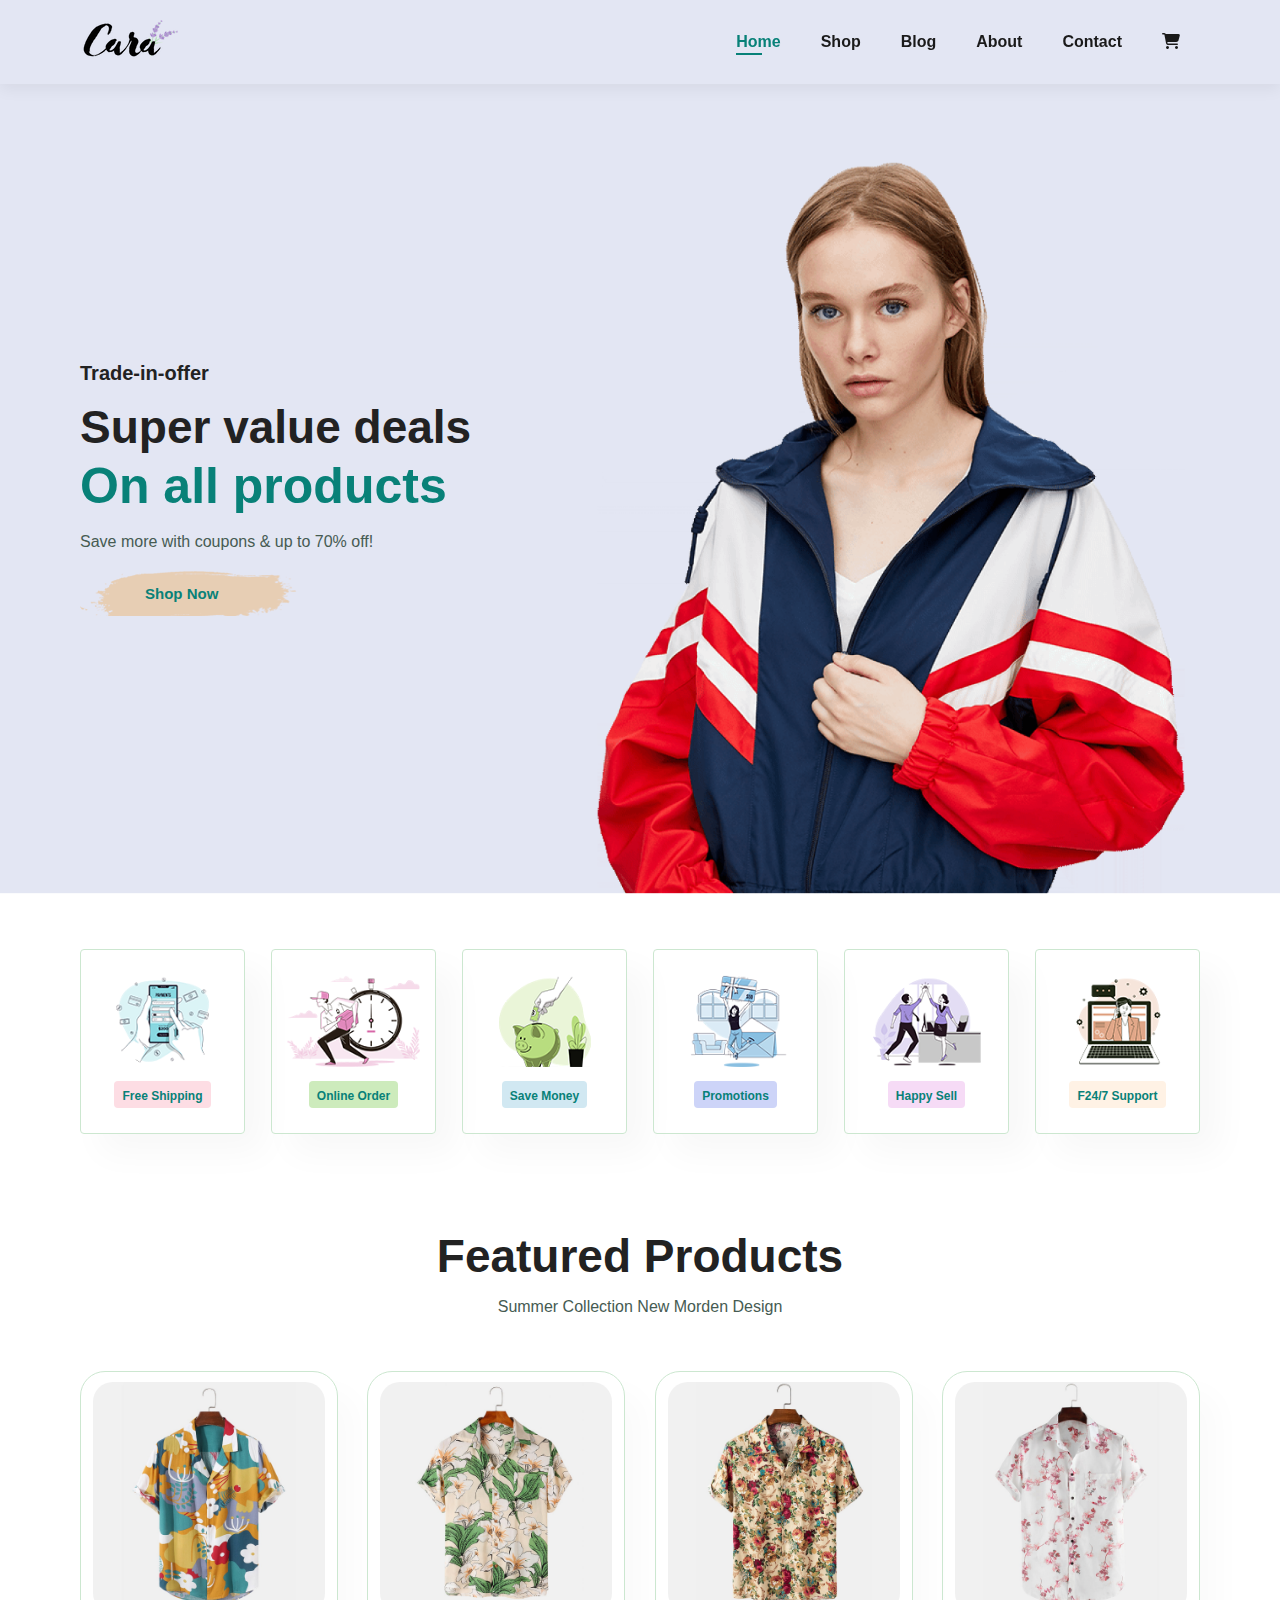
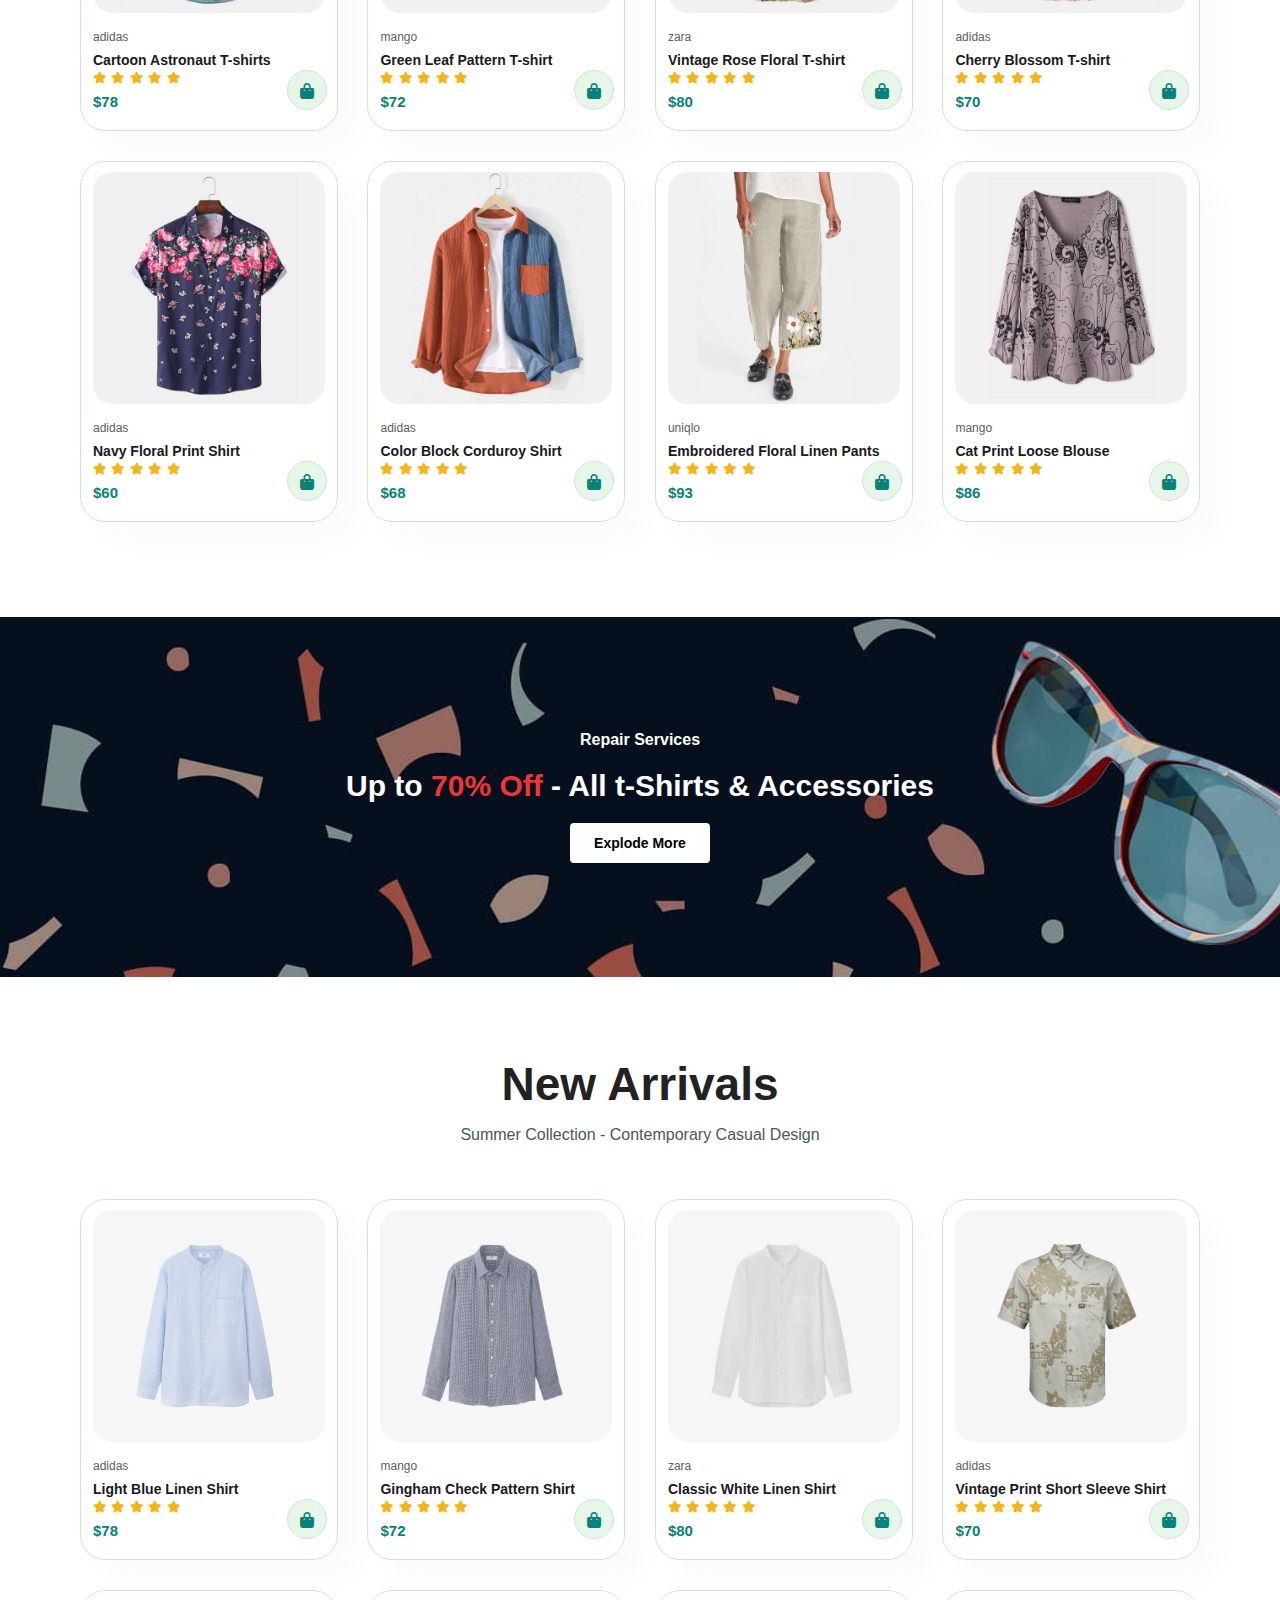
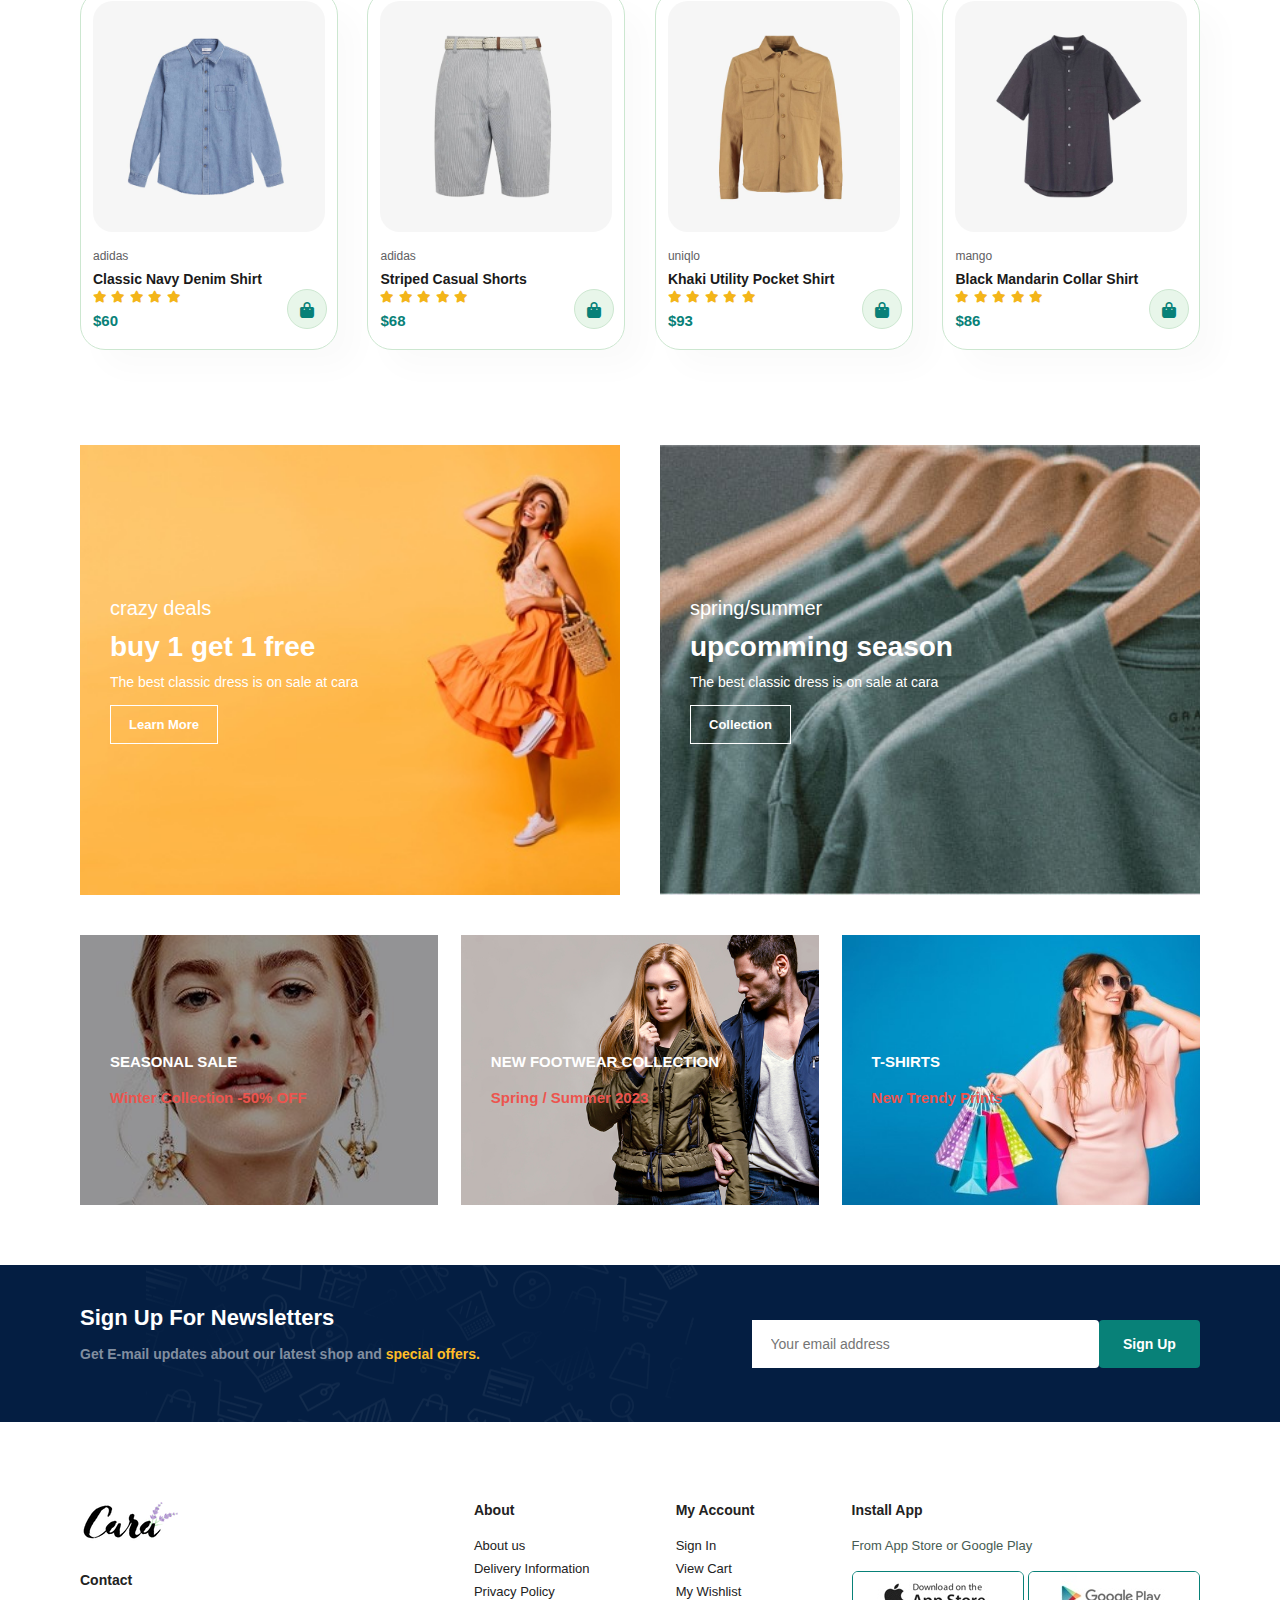
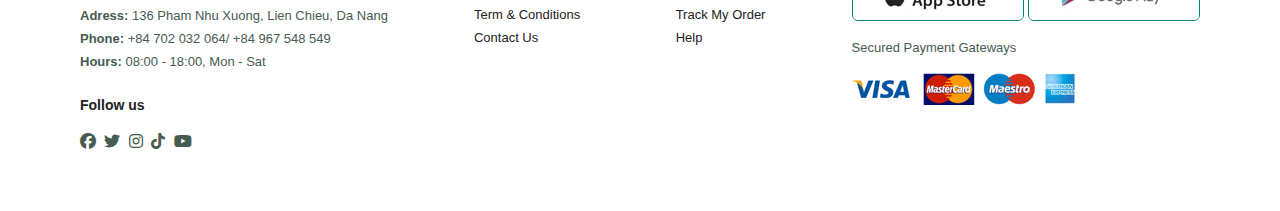
<file: index.html>
<!DOCTYPE html>
<html lang="en">

<head>
    <meta charset="UTF-8">
    <meta http-equiv="X-UA-Compatible" content="IE=edge">
    <meta name="viewport" content="width=device-width, initial-scale=1.0">
    <title>FashionHub</title>
    <link rel="stylesheet" href="https://cdnjs.cloudflare.com/ajax/libs/font-awesome/6.6.0/css/all.min.css" />
    <link rel="stylesheet" href="./style.css">
</head>

<body>
    <section id="header">
        <a href="">
            <img src="img/logo.png" class="logo" alt="Image">
            </image>
        </a>
        <div>
            <ul id="navbar">
                <li><a class="active" href="index.html">Home</a></li>
                <li><a href="shop.html">Shop</a></li>
                <li><a href="blog.html">Blog</a></li>
                <li><a href="about.html">About</a></li>
                <li><a href="contact.html">Contact</a></li>
                <li id="lg-bag"><a href="cart.html"><i class="fa-solid fa-cart-shopping"></i></a></li>
                <a href="" id="close"><i class="fa-solid fa-xmark"></i></a>
            </ul>
        </div>
        <div id="mobile">
            <a href=""><i class="fa-solid fa-cart-shopping"></i></a>
            <i id="bar" class="fas fa-outdent"></i>
            </ul>
        </div>
    </section>

    <section id="hero">
        <h4>Trade-in-offer</h4>
        <h2>Super value deals</h2>
        <h1>On all products</h1>
        <p>Save more with coupons & up to 70% off!</p>
        <button>Shop Now</button>
    </section>

    <section id="feature" class="section-p1">
        <div class="fe-box">
            <img src="img/features/f1.png" alt="Image">
            <h6>Free Shipping</h6>
        </div>
        <div class="fe-box">
            <img src="img/features/f2.png" alt="Image">
            <h6>Online Order</h6>
        </div>
        <div class="fe-box">
            <img src="img/features/f3.png" alt="Image">
            <h6>Save Money</h6>
        </div>
        <div class="fe-box">
            <img src="img/features/f4.png" alt="Image">
            <h6>Promotions</h6>
        </div>
        <div class="fe-box">
            <img src="img/features/f5.png" alt="Image">
            <h6>Happy Sell</h6>
        </div>
        <div class="fe-box">
            <img src="img/features/f6.png" alt="Image">
            <h6>F24/7 Support</h6>
        </div>
    </section>

    <section id="product1" class="section-p1">
        <h2>Featured Products</h2>
        <p>Summer Collection New Morden Design</p>
        <div class="pro-container">
            <div class="pro">
                <img src="img/products/f1.jpg" alt="">
                <div class="des">
                    <span>adidas</span>
                    <h5>Cartoon Astronaut T-shirts</h5>
                    <div class="star">
                        <i class="fas fa-star"></i>
                        <i class="fas fa-star"></i>
                        <i class="fas fa-star"></i>
                        <i class="fas fa-star"></i>
                        <i class="fas fa-star"></i>
                    </div>
                    <h4>$78</h4>
                </div>
                <a href=""><i class="fa-solid fa-bag-shopping cart"></i></a>
            </div>

            <div class="pro">
                <img src="img/products/f2.jpg" alt="">
                <div class="des">
                    <span>mango</span>
                    <h5>Green Leaf Pattern T-shirt</h5>
                    <div class="star">
                        <i class="fas fa-star"></i>
                        <i class="fas fa-star"></i>
                        <i class="fas fa-star"></i>
                        <i class="fas fa-star"></i>
                        <i class="fas fa-star"></i>
                    </div>
                    <h4>$72</h4>
                </div>
                <a href=""><i class="fa-solid fa-bag-shopping cart"></i></a>
            </div>

            <div class="pro">
                <img src="img/products/f3.jpg" alt="">
                <div class="des">
                    <span>zara</span>
                    <h5>Vintage Rose Floral T-shirt</h5>
                    <div class="star">
                        <i class="fas fa-star"></i>
                        <i class="fas fa-star"></i>
                        <i class="fas fa-star"></i>
                        <i class="fas fa-star"></i>
                        <i class="fas fa-star"></i>
                    </div>
                    <h4>$80</h4>
                </div>
                <a href=""><i class="fa-solid fa-bag-shopping cart"></i></a>
            </div>

            <div class="pro">
                <img src="img/products/f4.jpg" alt="">
                <div class="des">
                    <span>adidas</span>
                    <h5>Cherry Blossom T-shirt</h5>
                    <div class="star">
                        <i class="fas fa-star"></i>
                        <i class="fas fa-star"></i>
                        <i class="fas fa-star"></i>
                        <i class="fas fa-star"></i>
                        <i class="fas fa-star"></i>
                    </div>
                    <h4>$70</h4>
                </div>
                <a href=""><i class="fa-solid fa-bag-shopping cart"></i></a>
            </div>

            <div class="pro">
                <img src="img/products/f5.jpg" alt="">
                <div class="des">
                    <span>adidas</span>
                    <h5>Navy Floral Print Shirt</h5>
                    <div class="star">
                        <i class="fas fa-star"></i>
                        <i class="fas fa-star"></i>
                        <i class="fas fa-star"></i>
                        <i class="fas fa-star"></i>
                        <i class="fas fa-star"></i>
                    </div>
                    <h4>$60</h4>
                </div>
                <a href=""><i class="fa-solid fa-bag-shopping cart"></i></a>
            </div>

            <div class="pro">
                <img src="img/products/f6.jpg" alt="">
                <div class="des">
                    <span>adidas</span>
                    <h5>Color Block Corduroy Shirt</h5>
                    <div class="star">
                        <i class="fas fa-star"></i>
                        <i class="fas fa-star"></i>
                        <i class="fas fa-star"></i>
                        <i class="fas fa-star"></i>
                        <i class="fas fa-star"></i>
                    </div>
                    <h4>$68</h4>
                </div>
                <a href=""><i class="fa-solid fa-bag-shopping cart"></i></a>
            </div>

            <div class="pro">
                <img src="img/products/f7.jpg" alt="">
                <div class="des">
                    <span>uniqlo</span>
                    <h5>Embroidered Floral Linen Pants</h5>
                    <div class="star">
                        <i class="fas fa-star"></i>
                        <i class="fas fa-star"></i>
                        <i class="fas fa-star"></i>
                        <i class="fas fa-star"></i>
                        <i class="fas fa-star"></i>
                    </div>
                    <h4>$93</h4>
                </div>
                <a href=""><i class="fa-solid fa-bag-shopping cart"></i></a>
            </div>

            <div class="pro">
                <img src="img/products/f8.jpg" alt="">
                <div class="des">
                    <span>mango</span>
                    <h5>Cat Print Loose Blouse</h5>
                    <div class="star">
                        <i class="fas fa-star"></i>
                        <i class="fas fa-star"></i>
                        <i class="fas fa-star"></i>
                        <i class="fas fa-star"></i>
                        <i class="fas fa-star"></i>
                    </div>
                    <h4>$86</h4>
                </div>
                <a href=""><i class="fa-solid fa-bag-shopping cart"></i></a>
            </div>
        </div>
    </section>

    <section id="banner" class="section-m1">
        <h4>Repair Services</h4>
        <h2>Up to <span>70% Off</span> - All t-Shirts & Accessories</h2>
        <button class="normal">Explode More</button>
    </section>

    <section id="product1" class="section-p1">
        <h2>New Arrivals</h2>
        <p>Summer Collection - Contemporary Casual Design</p>
        <div class="pro-container">
            <div class="pro">
                <img src="img/products/n1.jpg" alt="">
                <div class="des">
                    <span>adidas</span>
                    <h5>Light Blue Linen Shirt</h5>
                    <div class="star">
                        <i class="fas fa-star"></i>
                        <i class="fas fa-star"></i>
                        <i class="fas fa-star"></i>
                        <i class="fas fa-star"></i>
                        <i class="fas fa-star"></i>
                    </div>
                    <h4>$78</h4>
                </div>
                <a href=""><i class="fa-solid fa-bag-shopping cart"></i></a>
            </div>

            <div class="pro">
                <img src="img/products/n2.jpg" alt="">
                <div class="des">
                    <span>mango</span>
                    <h5>Gingham Check Pattern Shirt</h5>
                    <div class="star">
                        <i class="fas fa-star"></i>
                        <i class="fas fa-star"></i>
                        <i class="fas fa-star"></i>
                        <i class="fas fa-star"></i>
                        <i class="fas fa-star"></i>
                    </div>
                    <h4>$72</h4>
                </div>
                <a href=""><i class="fa-solid fa-bag-shopping cart"></i></a>
            </div>

            <div class="pro">
                <img src="img/products/n3.jpg" alt="">
                <div class="des">
                    <span>zara</span>
                    <h5>Classic White Linen Shirt</h5>
                    <div class="star">
                        <i class="fas fa-star"></i>
                        <i class="fas fa-star"></i>
                        <i class="fas fa-star"></i>
                        <i class="fas fa-star"></i>
                        <i class="fas fa-star"></i>
                    </div>
                    <h4>$80</h4>
                </div>
                <a href=""><i class="fa-solid fa-bag-shopping cart"></i></a>
            </div>

            <div class="pro">
                <img src="img/products/n4.jpg" alt="">
                <div class="des">
                    <span>adidas</span>
                    <h5>Vintage Print Short Sleeve Shirt</h5>
                    <div class="star">
                        <i class="fas fa-star"></i>
                        <i class="fas fa-star"></i>
                        <i class="fas fa-star"></i>
                        <i class="fas fa-star"></i>
                        <i class="fas fa-star"></i>
                    </div>
                    <h4>$70</h4>
                </div>
                <a href=""><i class="fa-solid fa-bag-shopping cart"></i></a>
            </div>

            <div class="pro">
                <img src="img/products/n5.jpg" alt="">
                <div class="des">
                    <span>adidas</span>
                    <h5>Classic Navy Denim Shirt</h5>
                    <div class="star">
                        <i class="fas fa-star"></i>
                        <i class="fas fa-star"></i>
                        <i class="fas fa-star"></i>
                        <i class="fas fa-star"></i>
                        <i class="fas fa-star"></i>
                    </div>
                    <h4>$60</h4>
                </div>
                <a href=""><i class="fa-solid fa-bag-shopping cart"></i></a>
            </div>

            <div class="pro">
                <img src="img/products/n6.jpg" alt="">
                <div class="des">
                    <span>adidas</span>
                    <h5>Striped Casual Shorts</h5>
                    <div class="star">
                        <i class="fas fa-star"></i>
                        <i class="fas fa-star"></i>
                        <i class="fas fa-star"></i>
                        <i class="fas fa-star"></i>
                        <i class="fas fa-star"></i>
                    </div>
                    <h4>$68</h4>
                </div>
                <a href=""><i class="fa-solid fa-bag-shopping cart"></i></a>
            </div>

            <div class="pro">
                <img src="img/products/n7.jpg" alt="">
                <div class="des">
                    <span>uniqlo</span>
                    <h5>Khaki Utility Pocket Shirt</h5>
                    <div class="star">
                        <i class="fas fa-star"></i>
                        <i class="fas fa-star"></i>
                        <i class="fas fa-star"></i>
                        <i class="fas fa-star"></i>
                        <i class="fas fa-star"></i>
                    </div>
                    <h4>$93</h4>
                </div>
                <a href=""><i class="fa-solid fa-bag-shopping cart"></i></a>
            </div>

            <div class="pro">
                <img src="img/products/n8.jpg" alt="">
                <div class="des">
                    <span>mango</span>
                    <h5>Black Mandarin Collar Shirt</h5>
                    <div class="star">
                        <i class="fas fa-star"></i>
                        <i class="fas fa-star"></i>
                        <i class="fas fa-star"></i>
                        <i class="fas fa-star"></i>
                        <i class="fas fa-star"></i>
                    </div>
                    <h4>$86</h4>
                </div>
                <a href=""><i class="fa-solid fa-bag-shopping cart"></i></a>
            </div>
        </div>
    </section>

    <section id="sm-banner" class="section-p1">
        <div class="banner-box">
            <h4>crazy deals</h4>
            <h2>buy 1 get 1 free</h2>
            <span>The best classic dress is on sale at cara</span>
            <button class="white">Learn More</button>
        </div>
        <div class="banner-box banner-box2">
            <h4>spring/summer</h4>
            <h2>upcomming season</h2>
            <span>The best classic dress is on sale at cara</span>
            <button class="white">Collection</button>
        </div>
    </section>

    <section id="banner3">
        <div class="banner-box ">
            <h2>SEASONAL SALE</h2>
            <h3>Winter Collection -50% OFF</h3>
        </div>
        <div class="banner-box banner-box2">
            <h2>NEW FOOTWEAR COLLECTION</h2>
            <h3>Spring / Summer 2023</h3>
        </div>
        <div class="banner-box banner-box3">
            <h2>T-SHIRTS</h2>
            <h3>New Trendy Prints</h3>
        </div>
    </section>

    <section id="newsletter" class="section-p1 section-m1">
        <div class="newstext">
            <h4>Sign Up For Newsletters</h4>
            <p>Get E-mail updates about our latest shop and <span>special offers.</span></p>
        </div>
        <div class="form">
            <input type="text" placeholder="Your email address">
            <button class="normal">Sign Up</button>
        </div>
    </section>

    <footer class="section-p1">
        <div class="col">
            <img class="logo" src="img/logo.png" alt="">
            <h4>Contact</h4>
            <p><strong>Adress:</strong> 136 Pham Nhu Xuong, Lien Chieu, Da Nang</p>
            <p><strong>Phone:</strong> +84 702 032 064/ +84 967 548 549 </p>
            <p><strong>Hours:</strong> 08:00 - 18:00, Mon - Sat</p>
            <div class="follow">
                <h4>Follow us</h4>
                <div class="icon">
                    <i class="fa-brands fa-facebook"></i>
                    <i class="fa-brands fa-twitter"></i>
                    <i class="fa-brands fa-instagram"></i>
                    <i class="fa-brands fa-tiktok"></i>
                    <i class="fa-brands fa-youtube"></i>
                </div>
            </div>
        </div>
        <div class="col">
            <h4>About</h4>
            <a href="">About us</a>
            <a href="">Delivery Information</a>
            <a href="">Privacy Policy</a>
            <a href="">Term & Conditions</a>
            <a href="">Contact Us</a>
        </div>
        <div class="col">
            <h4>My Account</h4>
            <a href="">Sign In</a>
            <a href="">View Cart</a>
            <a href="">My Wishlist</a>
            <a href="">Track My Order</a>
            <a href="">Help</a>
        </div>
        <div class="col install">
            <h4>Install App</h4>
            <p>From App Store or Google Play</p>
            <div class="row">
                <img src="img/pay/app.jpg" alt="">
                <img src="img/pay/play.jpg" alt="">
            </div>
            <p>Secured Payment Gateways</p>
            <img src="img/pay/pay.png" alt="">
        </div>

    </footer>

    <script src="script.js"></script>
</body>

</html>
</file>
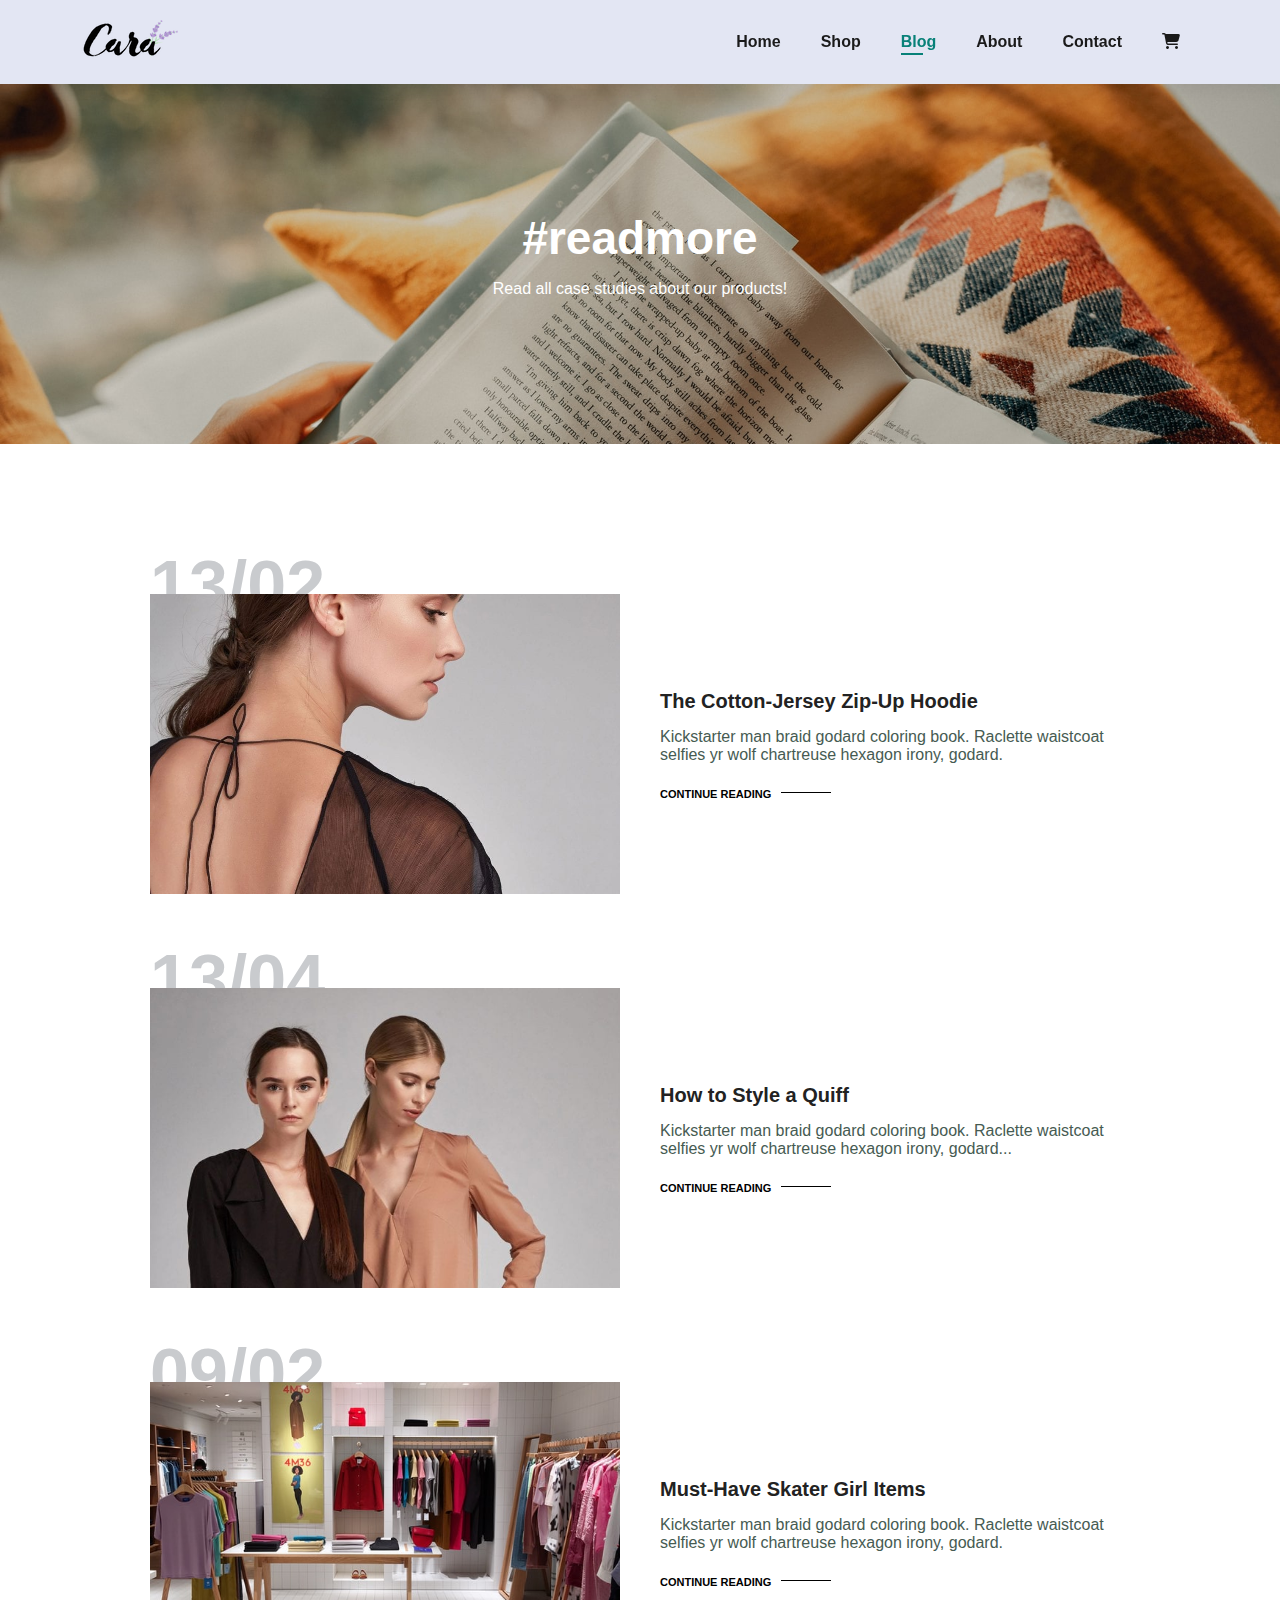
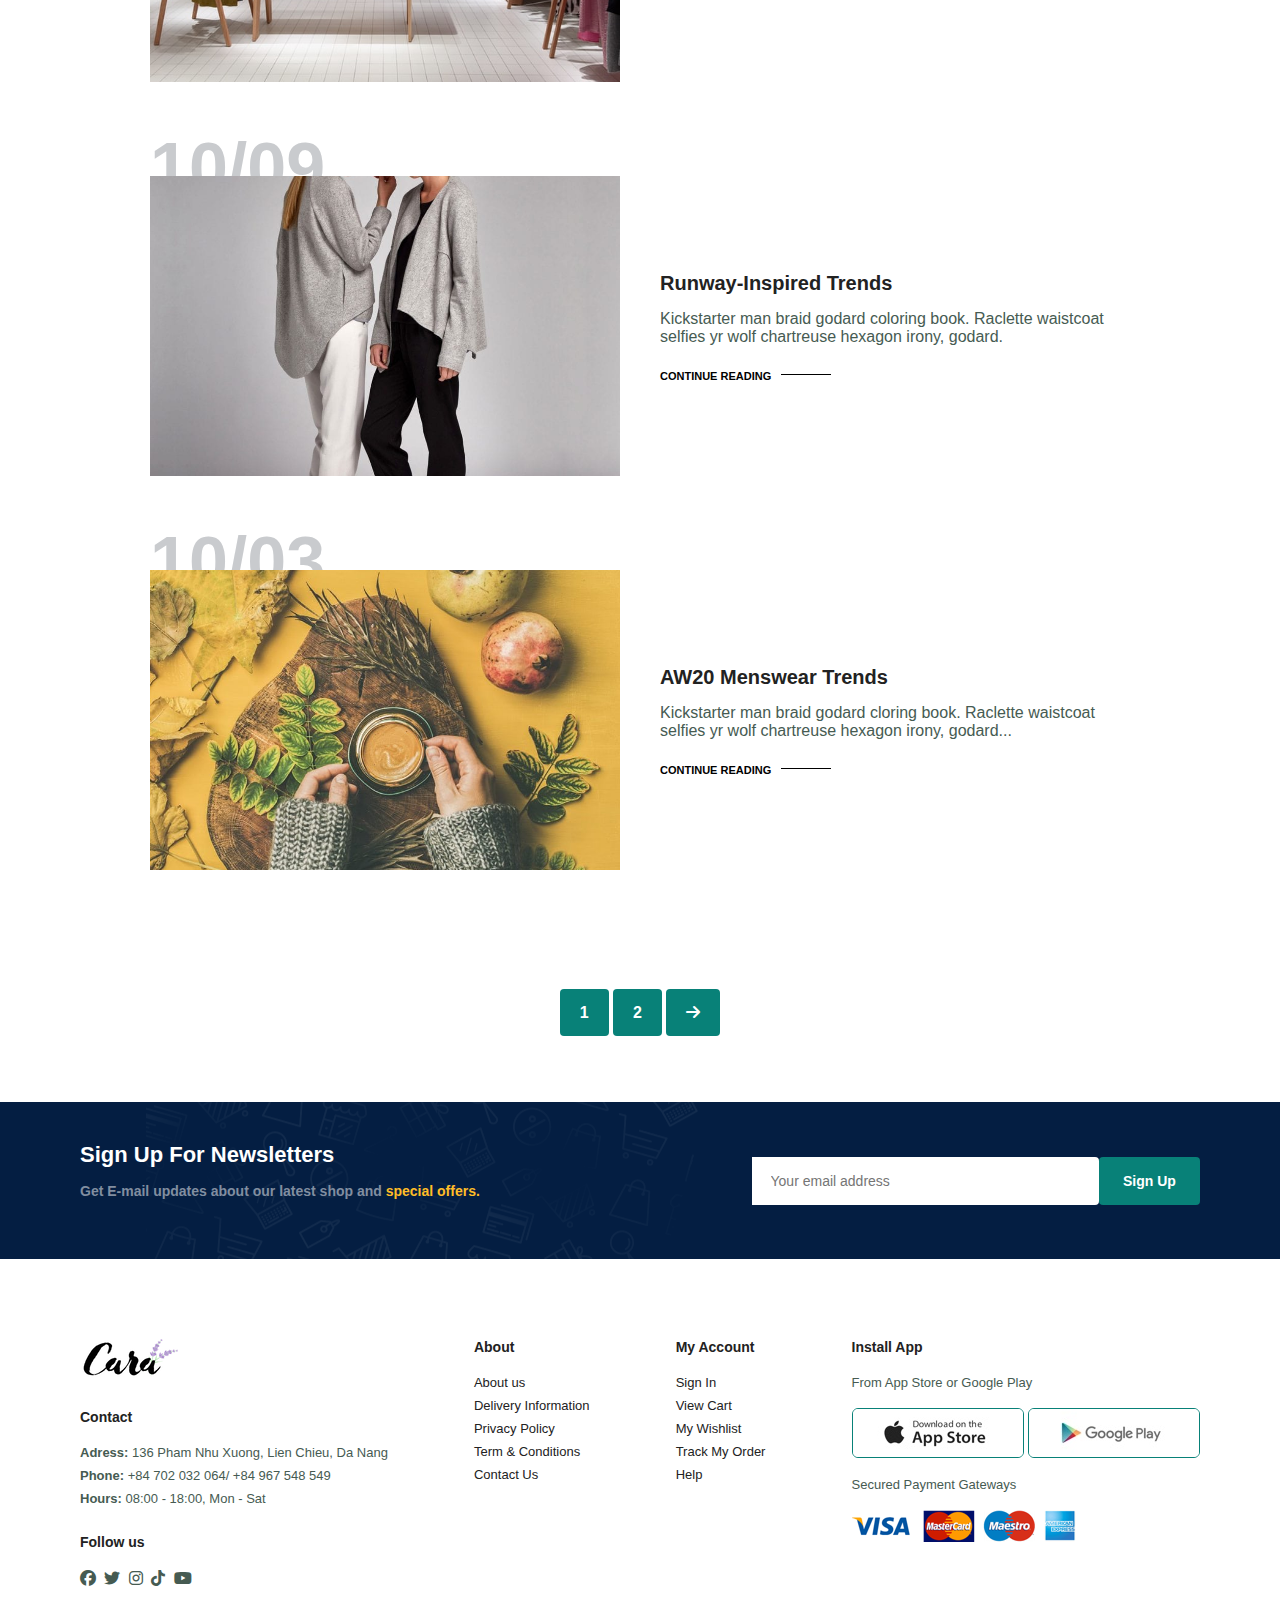
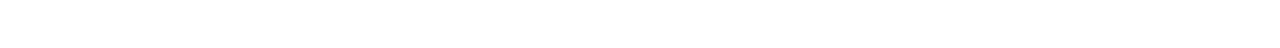
<file: blog.html>
<!DOCTYPE html>
<html lang="en">

<head>
    <meta charset="UTF-8">
    <meta http-equiv="X-UA-Compatible" content="IE=edge">
    <meta name="viewport" content="width=device-width, initial-scale=1.0">
    <title>FashionHub</title>
    <link rel="stylesheet" href="https://cdnjs.cloudflare.com/ajax/libs/font-awesome/6.6.0/css/all.min.css" />
    <link rel="stylesheet" href="./style.css">
</head>

<body>
    <section id="header">
        <a href="">
            <img src="img/logo.png" class="logo" alt="Image">
            </image>
        </a>
        <div>
            <ul id="navbar">
                <li><a href="index.html">Home</a></li>
                <li><a href="shop.html">Shop</a></li>
                <li><a class="active" href="blog.html">Blog</a></li>
                <li><a href="about.html">About</a></li>
                <li><a href="contact.html">Contact</a></li>
                <li id="lg-bag"><a href="cart.html"><i class="fa-solid fa-cart-shopping"></i></a></li>
                <a href="" id="close"><i class="fa-solid fa-xmark"></i></a>
            </ul>
        </div>
        <div id="mobile">
            <a href=""><i class="fa-solid fa-cart-shopping"></i></a>
            <i id="bar" class="fas fa-outdent"></i>
            </ul>
        </div>
    </section>

    <section id="page-header" class="blog-header">
        <h2>#readmore</h2>
        <p>Read all case studies about our products!</p>
    </section>

    <section id="blog">
        <div class="blog-box">
            <div class="blog-img">
                <img src="img/blog/b1.jpg" alt="">
            </div>
            <div class="blog-details">
                <h4>The Cotton-Jersey Zip-Up Hoodie</h4>
                <p>Kickstarter man braid godard coloring book. Raclette waistcoat selfies yr wolf chartreuse hexagon
                    irony, godard.</p>
                <a href="">CONTINUE READING</a>
            </div>
            <h1>13/02</h1>
        </div>
        <div class="blog-box">
            <div class="blog-img">
                <img src="img/blog/b2.jpg" alt="">
            </div>
            <div class="blog-details">
                <h4>How to Style a Quiff</h4>
                <p>Kickstarter man braid godard coloring book. Raclette waistcoat selfies yr wolf chartreuse hexagon
                    irony, godard...</p>
                <a href="">CONTINUE READING</a>
            </div>
            <h1>13/04</h1>
        </div>
        <div class="blog-box">
            <div class="blog-img">
                <img src="img/blog/b3.jpg" alt="">
            </div>
            <div class="blog-details">
                <h4>Must-Have Skater Girl Items</h4>
                <p>Kickstarter man braid godard coloring book. Raclette waistcoat selfies yr wolf chartreuse hexagon
                    irony, godard.</p>
                <a href="">CONTINUE READING</a>
            </div>
            <h1>09/02</h1>
        </div>
        <div class="blog-box">
            <div class="blog-img">
                <img src="img/blog/b4.jpg" alt="">
            </div>
            <div class="blog-details">
                <h4>Runway-Inspired Trends</h4>
                <p>Kickstarter man braid godard coloring book. Raclette waistcoat selfies yr wolf chartreuse hexagon
                    irony, godard.</p>
                <a href="">CONTINUE READING</a>
            </div>
            <h1>10/09</h1>
        </div>
        <div class="blog-box">
            <div class="blog-img">
                <img src="img/blog/b6.jpg" alt="">
            </div>
            <div class="blog-details">
                <h4>AW20 Menswear Trends</h4>
                <p>Kickstarter man braid godard cloring book. Raclette waistcoat selfies yr wolf chartreuse hexagon
                    irony, godard...</p>
                <a href="">CONTINUE READING</a>
            </div>
            <h1>10/03</h1>
        </div>
    </section>

    <section id="pagination" class="section-p1">
        <a href="">1</a>
        <a href="">2</a>
        <a href=""><i class="fa-solid fa-arrow-right"></i></a>
    </section>

    <section id="newsletter" class="section-p1 section-m1">
        <div class="newstext">
            <h4>Sign Up For Newsletters</h4>
            <p>Get E-mail updates about our latest shop and <span>special offers.</span></p>
        </div>
        <div class="form">
            <input type="text" placeholder="Your email address">
            <button class="normal">Sign Up</button>
        </div>
    </section>

    <footer class="section-p1">
        <div class="col">
            <img class="logo" src="img/logo.png" alt="">
            <h4>Contact</h4>
            <p><strong>Adress:</strong> 136 Pham Nhu Xuong, Lien Chieu, Da Nang</p>
            <p><strong>Phone:</strong> +84 702 032 064/ +84 967 548 549 </p>
            <p><strong>Hours:</strong> 08:00 - 18:00, Mon - Sat</p>
            <div class="follow">
                <h4>Follow us</h4>
                <div class="icon">
                    <i class="fa-brands fa-facebook"></i>
                    <i class="fa-brands fa-twitter"></i>
                    <i class="fa-brands fa-instagram"></i>
                    <i class="fa-brands fa-tiktok"></i>
                    <i class="fa-brands fa-youtube"></i>
                </div>
            </div>
        </div>
        <div class="col">
            <h4>About</h4>
            <a href="">About us</a>
            <a href="">Delivery Information</a>
            <a href="">Privacy Policy</a>
            <a href="">Term & Conditions</a>
            <a href="">Contact Us</a>
        </div>
        <div class="col">
            <h4>My Account</h4>
            <a href="">Sign In</a>
            <a href="">View Cart</a>
            <a href="">My Wishlist</a>
            <a href="">Track My Order</a>
            <a href="">Help</a>
        </div>
        <div class="col install">
            <h4>Install App</h4>
            <p>From App Store or Google Play</p>
            <div class="row">
                <img src="img/pay/app.jpg" alt="">
                <img src="img/pay/play.jpg" alt="">
            </div>
            <p>Secured Payment Gateways</p>
            <img src="img/pay/pay.png" alt="">
        </div>

    </footer>

    <script src="script.js"></script>
</body>

</html>
</file>
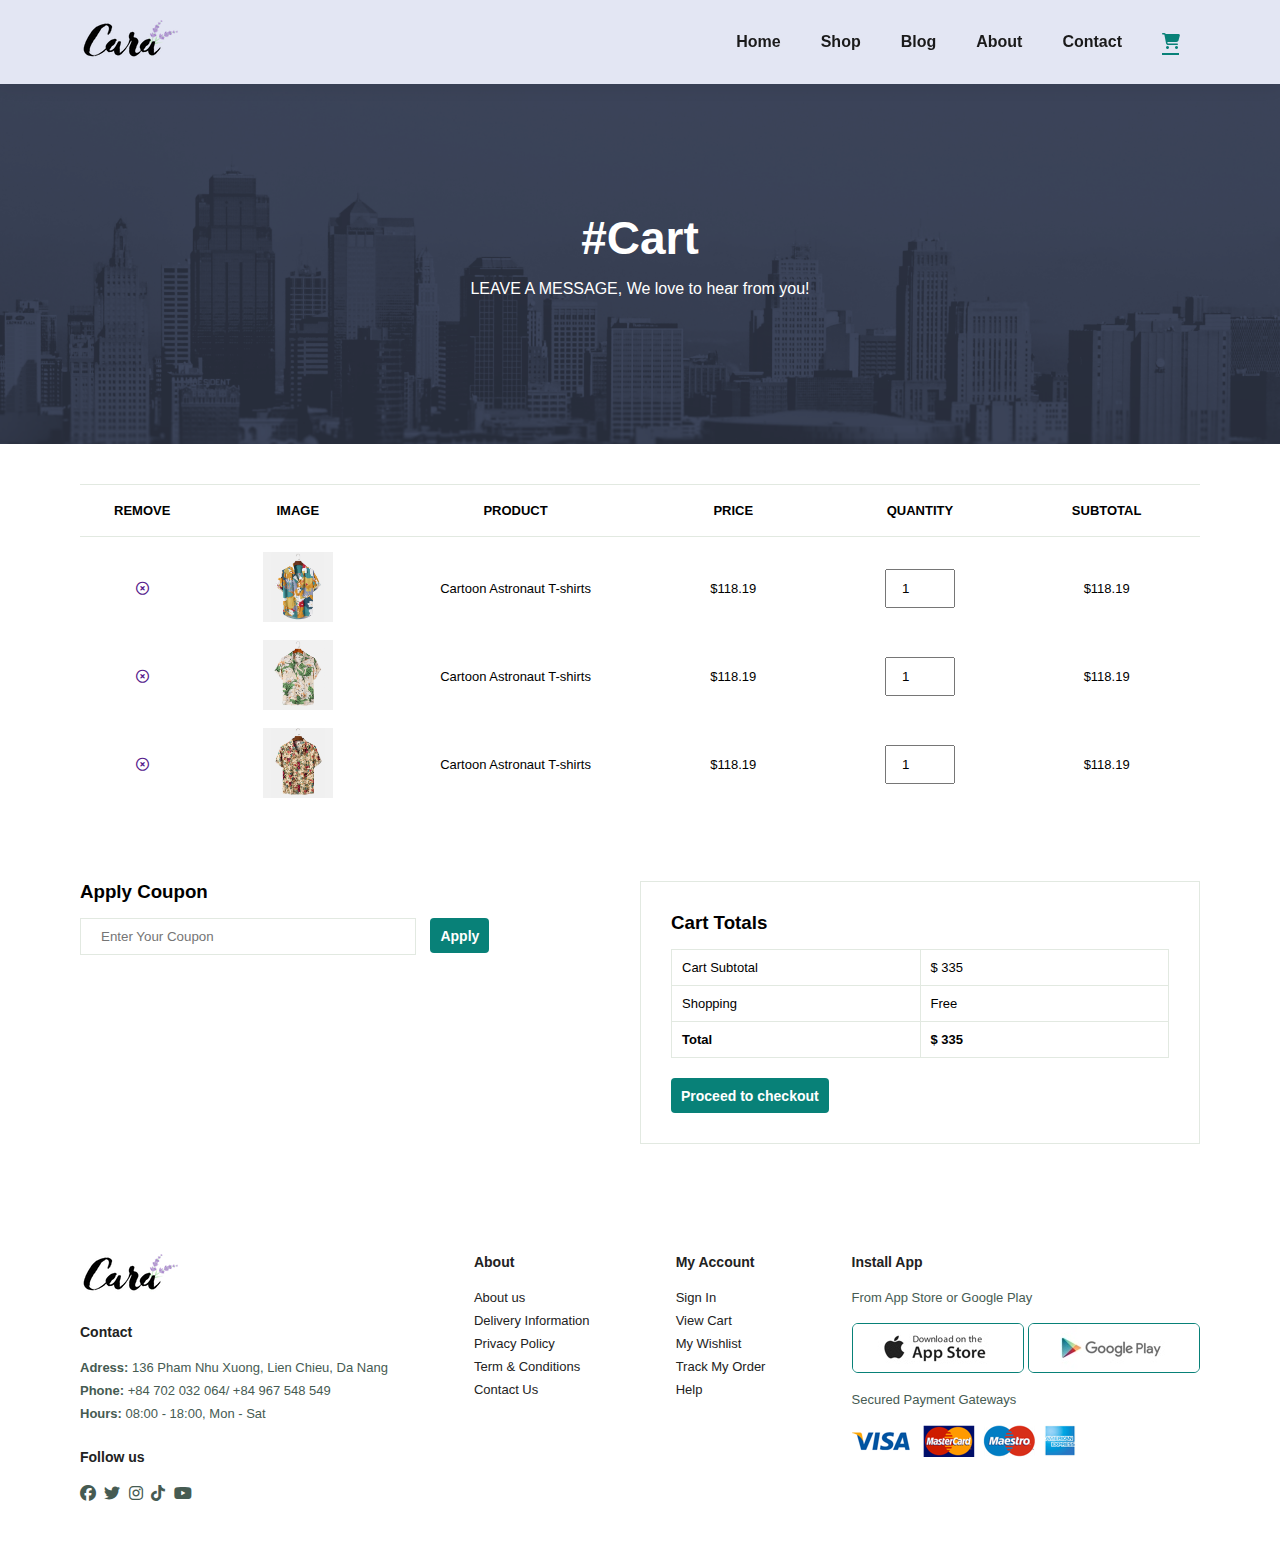
<file: cart.html>
<!DOCTYPE html>
<html lang="en">

<head>
    <meta charset="UTF-8">
    <meta http-equiv="X-UA-Compatible" content="IE=edge">
    <meta name="viewport" content="width=device-width, initial-scale=1.0">
    <title>FashionHub</title>
    <link rel="stylesheet" href="https://cdnjs.cloudflare.com/ajax/libs/font-awesome/6.6.0/css/all.min.css" />
    <link rel="stylesheet" href="./style.css">
</head>

<body>
    <section id="header">
        <a href="">
            <img src="img/logo.png" class="logo" alt="Image">
            </image>
        </a>
        <div>
            <ul id="navbar">
                <li><a href="index.html">Home</a></li>
                <li><a href="shop.html">Shop</a></li>
                <li><a href="blog.html">Blog</a></li>
                <li><a href="about.html">About</a></li>
                <li><a href="contact.html">Contact</a></li>
                <li id="lg-bag"><a class="active" href="cart.html"><i class="fa-solid fa-cart-shopping"></i></a></li>
                <a href="" id="close"><i class="fa-solid fa-xmark"></i></a>
            </ul>
        </div>
        <div id="mobile">
            <a href=""><i class="fa-solid fa-cart-shopping"></i></a>
            <i id="bar" class="fas fa-outdent"></i>
            </ul>
        </div>
    </section>

    <section id="page-header" class="about-header">
        <h2>#Cart</h2>
        <p>LEAVE A MESSAGE, We love to hear from you!</p>
    </section>

    <section id="cart" class="section-p1">
        <table width="100%">
            <thead>
                <tr>
                    <td>Remove</td>
                    <td>Image</td>
                    <td>Product</td>
                    <td>Price</td>
                    <td>Quantity</td>
                    <td>Subtotal</td>
                </tr>
            </thead>
            <tbody>
                <tr>
                    <td><a href=""><i class="far fa-times-circle"></i></a></td>
                    <td><img src="img/products/f1.jpg" alt=""></td>
                    <td>Cartoon Astronaut T-shirts</td>
                    <td>$118.19</td>
                    <td><input type="number" value="1"></td>
                    <td>$118.19</td>
                </tr>
                <tr>
                    <td><a href=""><i class="far fa-times-circle"></i></a></td>
                    <td><img src="img/products/f2.jpg" alt=""></td>
                    <td>Cartoon Astronaut T-shirts</td>
                    <td>$118.19</td>
                    <td><input type="number" value="1"></td>
                    <td>$118.19</td>
                </tr>
                <tr>
                    <td><a href=""><i class="far fa-times-circle"></i></a></td>
                    <td><img src="img/products/f3.jpg" alt=""></td>
                    <td>Cartoon Astronaut T-shirts</td>
                    <td>$118.19</td>
                    <td><input type="number" value="1"></td>
                    <td>$118.19</td>
                </tr>
            </tbody>
        </table>
    </section>

    <section id="cart-add" class="section-p1">
        <div id="coupon">
            <h3>Apply Coupon</h3>
            <div>
                <input type="text" placeholder="Enter Your Coupon">
                <button>Apply</button>
            </div>
        </div>

        <div class="subtotal">
            <h3>Cart Totals</h3>
            <table>
                <tr>
                    <td>Cart Subtotal</td>
                    <td>$ 335</td>
                </tr>
                <tr>
                    <td>Shopping</td>
                    <td>Free</td>
                </tr>
                <tr>
                    <td><strong>Total</strong></td>
                    <td><strong>$ 335</strong></td>

                </tr>
            </table>
            <button>Proceed to checkout</button>
        </div>
    </section>

    <footer class="section-p1">
        <div class="col">
            <img class="logo" src="img/logo.png" alt="">
            <h4>Contact</h4>
            <p><strong>Adress:</strong> 136 Pham Nhu Xuong, Lien Chieu, Da Nang</p>
            <p><strong>Phone:</strong> +84 702 032 064/ +84 967 548 549 </p>
            <p><strong>Hours:</strong> 08:00 - 18:00, Mon - Sat</p>
            <div class="follow">
                <h4>Follow us</h4>
                <div class="icon">
                    <i class="fa-brands fa-facebook"></i>
                    <i class="fa-brands fa-twitter"></i>
                    <i class="fa-brands fa-instagram"></i>
                    <i class="fa-brands fa-tiktok"></i>
                    <i class="fa-brands fa-youtube"></i>
                </div>
            </div>
        </div>
        <div class="col">
            <h4>About</h4>
            <a href="">About us</a>
            <a href="">Delivery Information</a>
            <a href="">Privacy Policy</a>
            <a href="">Term & Conditions</a>
            <a href="">Contact Us</a>
        </div>
        <div class="col">
            <h4>My Account</h4>
            <a href="">Sign In</a>
            <a href="">View Cart</a>
            <a href="">My Wishlist</a>
            <a href="">Track My Order</a>
            <a href="">Help</a>
        </div>
        <div class="col install">
            <h4>Install App</h4>
            <p>From App Store or Google Play</p>
            <div class="row">
                <img src="img/pay/app.jpg" alt="">
                <img src="img/pay/play.jpg" alt="">
            </div>
            <p>Secured Payment Gateways</p>
            <img src="img/pay/pay.png" alt="">
        </div>

    </footer>

    <script src="script.js"></script>
</body>

</html>
</file>
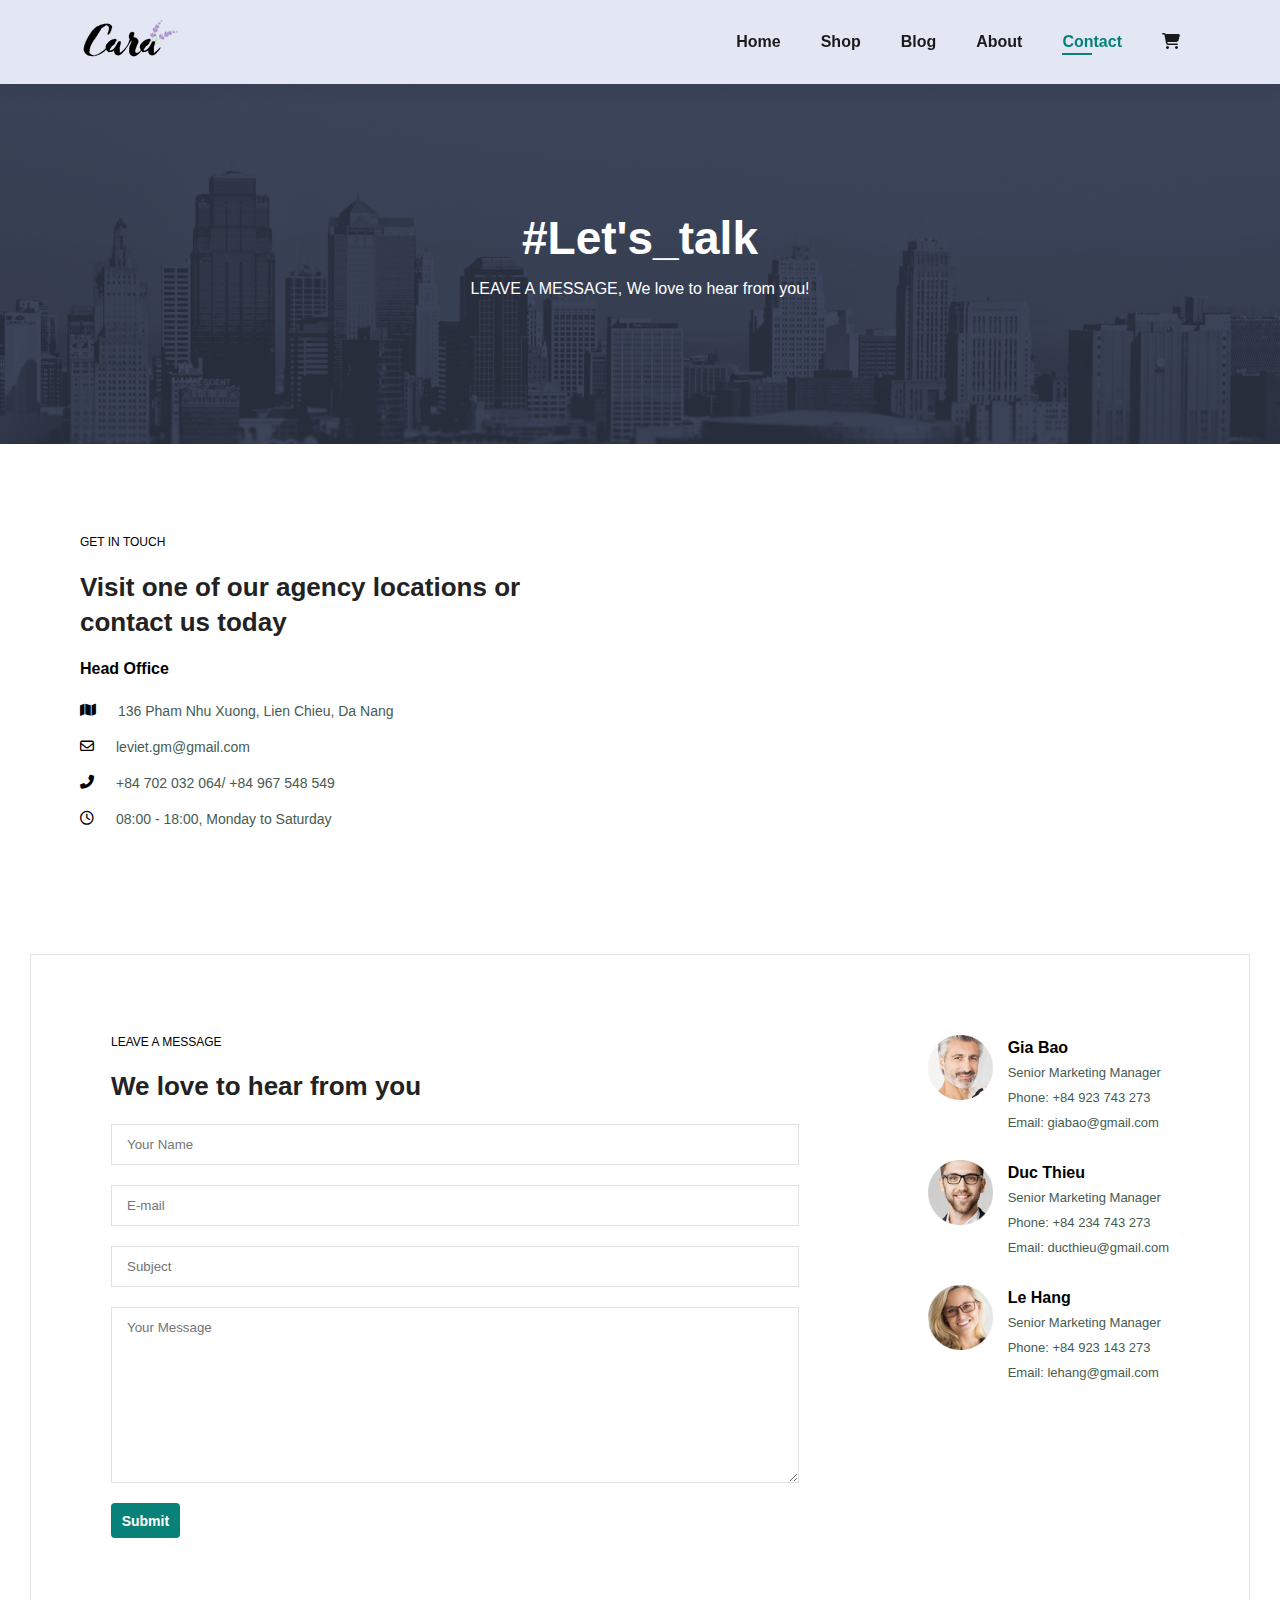
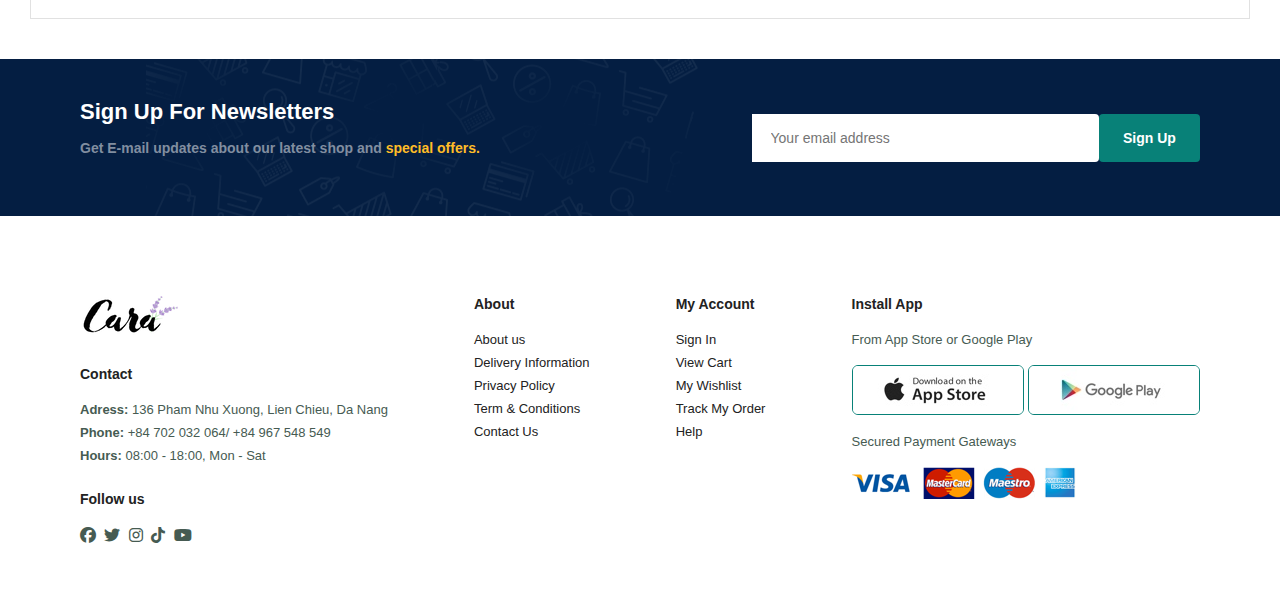
<file: contact.html>
<!DOCTYPE html>
<html lang="en">

<head>
    <meta charset="UTF-8">
    <meta http-equiv="X-UA-Compatible" content="IE=edge">
    <meta name="viewport" content="width=device-width, initial-scale=1.0">
    <title>FashionHub</title>
    <link rel="stylesheet" href="https://cdnjs.cloudflare.com/ajax/libs/font-awesome/6.6.0/css/all.min.css" />
    <link rel="stylesheet" href="./style.css">
</head>

<body>
    <section id="header">
        <a href="">
            <img src="img/logo.png" class="logo" alt="Image">
            </image>
        </a>
        <div>
            <ul id="navbar">
                <li><a href="index.html">Home</a></li>
                <li><a href="shop.html">Shop</a></li>
                <li><a href="blog.html">Blog</a></li>
                <li><a href="about.html">About</a></li>
                <li><a class="active" href="contact.html">Contact</a></li>
                <li id="lg-bag"><a href="cart.html"><i class="fa-solid fa-cart-shopping"></i></a></li>
                <a href="" id="close"><i class="fa-solid fa-xmark"></i></a>
            </ul>
        </div>
        <div id="mobile">
            <a href=""><i class="fa-solid fa-cart-shopping"></i></a>
            <i id="bar" class="fas fa-outdent"></i>
            </ul>
        </div>
    </section>

    <section id="page-header" class="about-header">
        <h2>#Let's_talk</h2>
        <p>LEAVE A MESSAGE, We love to hear from you!</p>
    </section>

    <section id="contact-details" class="section-p1">
        <div class="details">
            <span>GET IN TOUCH</span>
            <h2>Visit one of our agency locations or contact us today</h2>
            <h3>Head Office</h3>
            <div>
                <li>
                    <i class="fa-solid fa-map"></i>
                    <p>136 Pham Nhu Xuong, Lien Chieu, Da Nang</p>
                </li>
                <li>
                    <i class="far fa-envelope"></i>
                    <p>leviet.gm@gmail.com</p>
                </li>
                <li>
                    <i class="fas fa-phone-alt"></i>
                    <p>+84 702 032 064/ +84 967 548 549</p>
                </li>
                <li>
                    <i class="far fa-clock"></i>
                    <p>08:00 - 18:00, Monday to Saturday</p>
                </li>
            </div>
        </div>

        <div class="map">
            <iframe
                src="https://www.google.com/maps/embed?pb=!1m18!1m12!1m3!1d3834.008947147585!2d108.15049700000002!3d16.0650255!2m3!1f0!2f0!3f0!3m2!1i1024!2i768!4f13.1!3m3!1m2!1s0x314219293660fbd5%3A0x8e72ecf102cea468!2zMTM2IMSQLiBQaOG6oW0gTmjGsCBYxrDGoW5nLCBIb8OgIEtow6FuaCBOYW0sIExpw6puIENoaeG7g3UsIMSQw6AgTuG6tW5nIDU1MDAwMCwgVmnhu4d0IE5hbQ!5e0!3m2!1svi!2s!4v1732606447027!5m2!1svi!2s"
                width="600" height="450" style="border:0;" allowfullscreen="" loading="lazy"
                referrerpolicy="no-referrer-when-downgrade"></iframe>
        </div>
    </section>

    <section id="form-details">
        <form action="">
            <span>LEAVE A MESSAGE</span>
            <h2>We love to hear from you</h2>
            <input type="text" placeholder="Your Name">
            <input type="text" placeholder="E-mail">
            <input type="text" placeholder="Subject">
            <textarea name="" id="" cols="30" rows="10" placeholder="Your Message"></textarea>
            <button>Submit</button>
        </form>

        <div class="people">
            <div>
                <img src="img/people/1.png" alt="">
                <p><span>Gia Bao</span> Senior Marketing Manager <br> Phone: +84 923 743 273 <br> Email:
                    giabao@gmail.com
                </p>
            </div>
            <div>
                <img src="img/people/2.png" alt="">
                <p><span>Duc Thieu</span> Senior Marketing Manager <br> Phone: +84 234 743 273 <br> Email:
                    ducthieu@gmail.com
                </p>
            </div>
            <div>
                <img src="img/people/3.png" alt="">
                <p><span>Le Hang</span> Senior Marketing Manager <br> Phone: +84 923 143 273 <br> Email:
                    lehang@gmail.com
                </p>
            </div>
        </div>
    </section>

    <section id="newsletter" class="section-p1 section-m1">
        <div class="newstext">
            <h4>Sign Up For Newsletters</h4>
            <p>Get E-mail updates about our latest shop and <span>special offers.</span></p>
        </div>
        <div class="form">
            <input type="text" placeholder="Your email address">
            <button class="normal">Sign Up</button>
        </div>
    </section>

    <footer class="section-p1">
        <div class="col">
            <img class="logo" src="img/logo.png" alt="">
            <h4>Contact</h4>
            <p><strong>Adress:</strong> 136 Pham Nhu Xuong, Lien Chieu, Da Nang</p>
            <p><strong>Phone:</strong> +84 702 032 064/ +84 967 548 549 </p>
            <p><strong>Hours:</strong> 08:00 - 18:00, Mon - Sat</p>
            <div class="follow">
                <h4>Follow us</h4>
                <div class="icon">
                    <i class="fa-brands fa-facebook"></i>
                    <i class="fa-brands fa-twitter"></i>
                    <i class="fa-brands fa-instagram"></i>
                    <i class="fa-brands fa-tiktok"></i>
                    <i class="fa-brands fa-youtube"></i>
                </div>
            </div>
        </div>
        <div class="col">
            <h4>About</h4>
            <a href="">About us</a>
            <a href="">Delivery Information</a>
            <a href="">Privacy Policy</a>
            <a href="">Term & Conditions</a>
            <a href="">Contact Us</a>
        </div>
        <div class="col">
            <h4>My Account</h4>
            <a href="">Sign In</a>
            <a href="">View Cart</a>
            <a href="">My Wishlist</a>
            <a href="">Track My Order</a>
            <a href="">Help</a>
        </div>
        <div class="col install">
            <h4>Install App</h4>
            <p>From App Store or Google Play</p>
            <div class="row">
                <img src="img/pay/app.jpg" alt="">
                <img src="img/pay/play.jpg" alt="">
            </div>
            <p>Secured Payment Gateways</p>
            <img src="img/pay/pay.png" alt="">
        </div>

    </footer>

    <script src="script.js"></script>
</body>

</html>
</file>
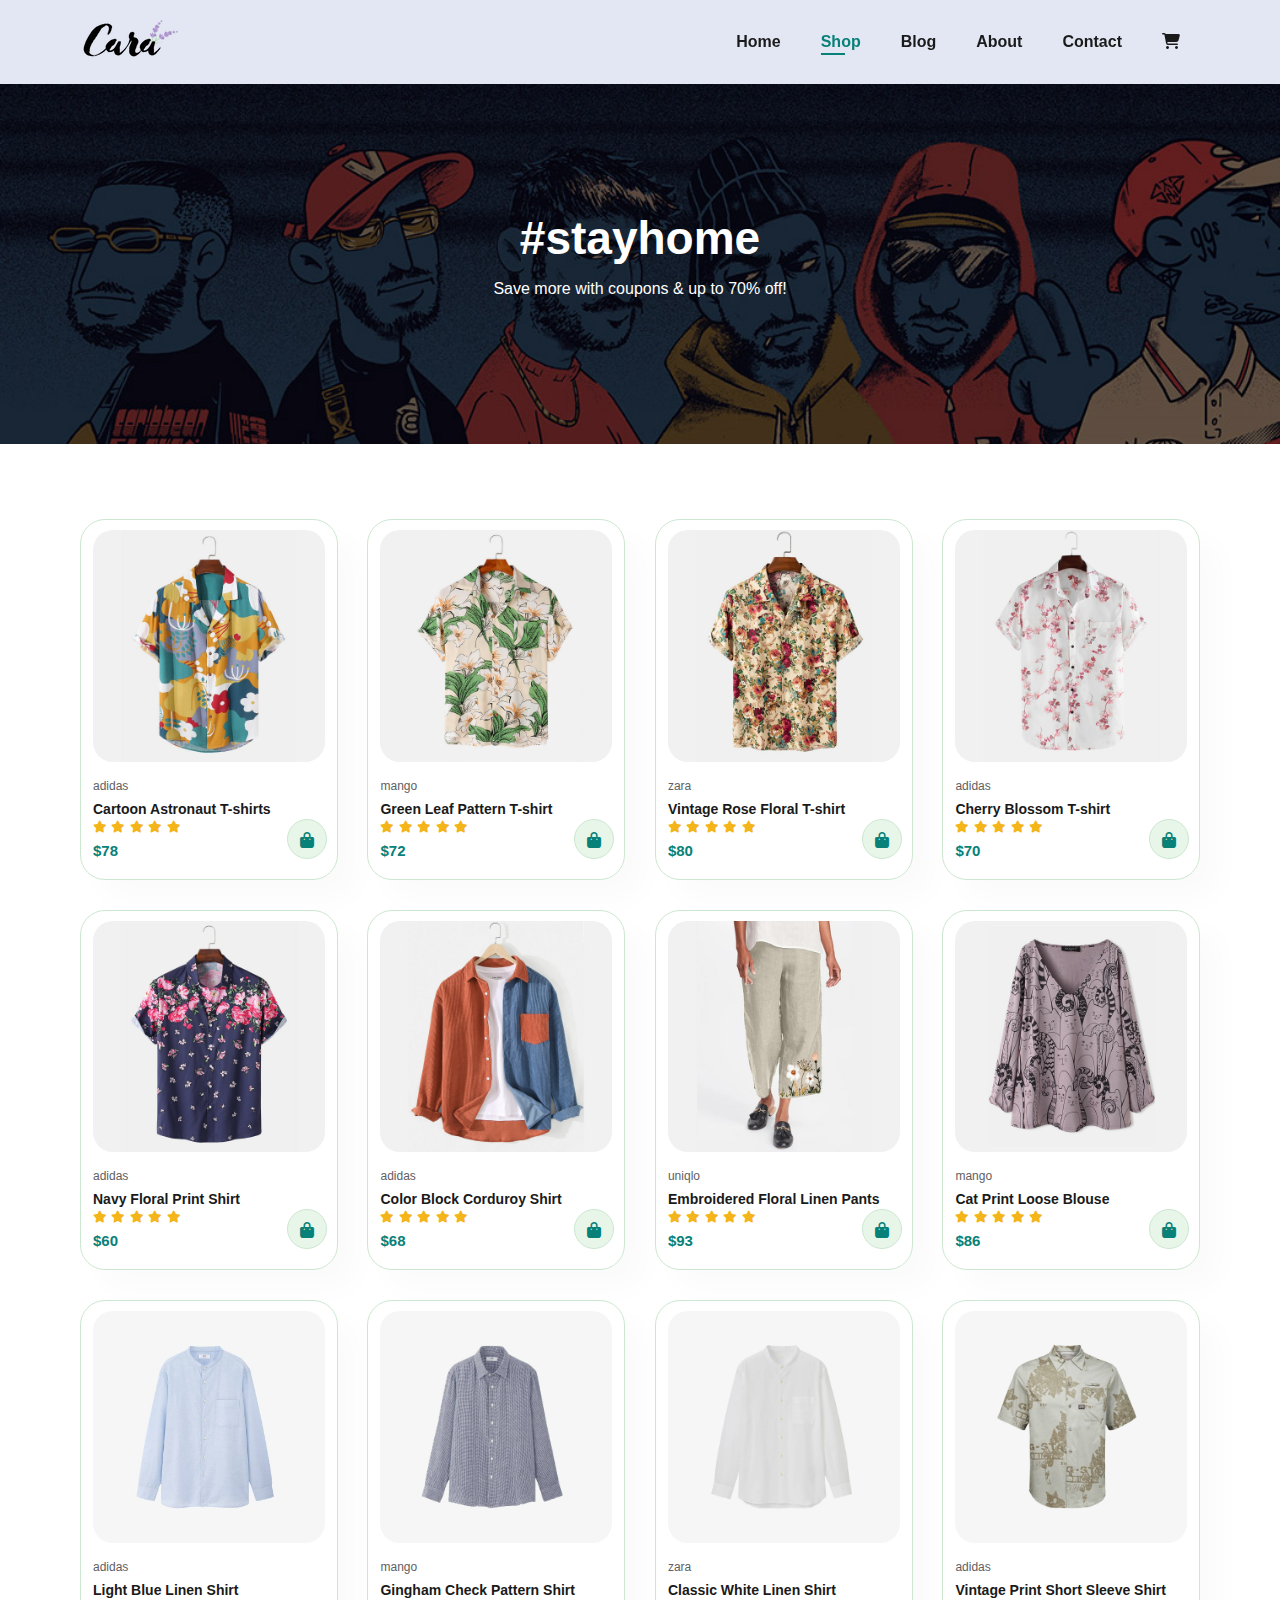
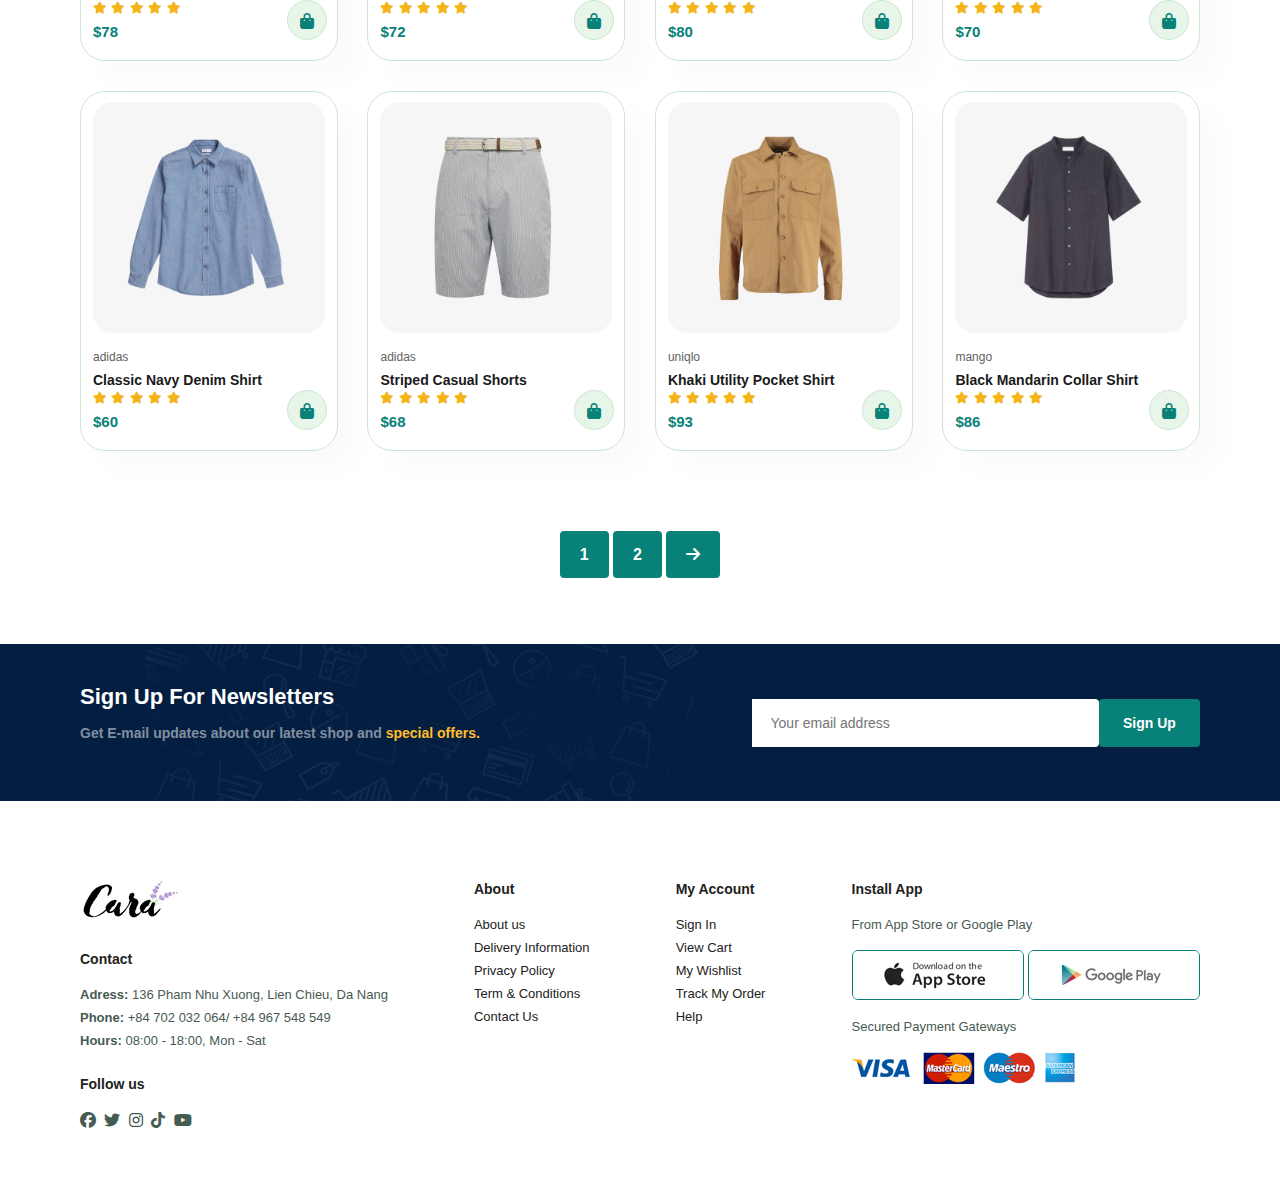
<file: shop.html>
<!DOCTYPE html>
<html lang="en">

<head>
    <meta charset="UTF-8">
    <meta http-equiv="X-UA-Compatible" content="IE=edge">
    <meta name="viewport" content="width=device-width, initial-scale=1.0">
    <title>FashionHub</title>
    <link rel="stylesheet" href="https://cdnjs.cloudflare.com/ajax/libs/font-awesome/6.6.0/css/all.min.css" />
    <link rel="stylesheet" href="./style.css">
</head>

<body>
    <section id="header">
        <a href="">
            <img src="img/logo.png" class="logo" alt="Image">
            </image>
        </a>
        <div>
            <ul id="navbar">
                <li><a href="index.html">Home</a></li>
                <li><a class="active" href="shop.html">Shop</a></li>
                <li><a href="blog.html">Blog</a></li>
                <li><a href="about.html">About</a></li>
                <li><a href="contact.html">Contact</a></li>
                <li id="lg-bag"><a href="cart.html"><i class="fa-solid fa-cart-shopping"></i></a></li>
                <a href="" id="close"><i class="fa-solid fa-xmark"></i></a>
            </ul>
        </div>
        <div id="mobile">
            <a href=""><i class="fa-solid fa-cart-shopping"></i></a>
            <i id="bar" class="fas fa-outdent"></i>
            </ul>
        </div>
    </section>

    <section id="page-header">
        <h2>#stayhome</h2>
        <p>Save more with coupons & up to 70% off!</p>
    </section>

    <section id="product1" class="section-p1">
        <div class="pro-container">
            <div class="pro" onclick="window.location.href='sproduct.html'">
                <img src="img/products/f1.jpg" alt="">
                <div class="des">
                    <span>adidas</span>
                    <h5>Cartoon Astronaut T-shirts</h5>
                    <div class="star">
                        <i class="fas fa-star"></i>
                        <i class="fas fa-star"></i>
                        <i class="fas fa-star"></i>
                        <i class="fas fa-star"></i>
                        <i class="fas fa-star"></i>
                    </div>
                    <h4>$78</h4>
                </div>
                <a href=""><i class="fa-solid fa-bag-shopping cart"></i></a>
            </div>

            <div class="pro">
                <img src="img/products/f2.jpg" alt="">
                <div class="des">
                    <span>mango</span>
                    <h5>Green Leaf Pattern T-shirt</h5>
                    <div class="star">
                        <i class="fas fa-star"></i>
                        <i class="fas fa-star"></i>
                        <i class="fas fa-star"></i>
                        <i class="fas fa-star"></i>
                        <i class="fas fa-star"></i>
                    </div>
                    <h4>$72</h4>
                </div>
                <a href=""><i class="fa-solid fa-bag-shopping cart"></i></a>
            </div>

            <div class="pro">
                <img src="img/products/f3.jpg" alt="">
                <div class="des">
                    <span>zara</span>
                    <h5>Vintage Rose Floral T-shirt</h5>
                    <div class="star">
                        <i class="fas fa-star"></i>
                        <i class="fas fa-star"></i>
                        <i class="fas fa-star"></i>
                        <i class="fas fa-star"></i>
                        <i class="fas fa-star"></i>
                    </div>
                    <h4>$80</h4>
                </div>
                <a href=""><i class="fa-solid fa-bag-shopping cart"></i></a>
            </div>

            <div class="pro">
                <img src="img/products/f4.jpg" alt="">
                <div class="des">
                    <span>adidas</span>
                    <h5>Cherry Blossom T-shirt</h5>
                    <div class="star">
                        <i class="fas fa-star"></i>
                        <i class="fas fa-star"></i>
                        <i class="fas fa-star"></i>
                        <i class="fas fa-star"></i>
                        <i class="fas fa-star"></i>
                    </div>
                    <h4>$70</h4>
                </div>
                <a href=""><i class="fa-solid fa-bag-shopping cart"></i></a>
            </div>

            <div class="pro">
                <img src="img/products/f5.jpg" alt="">
                <div class="des">
                    <span>adidas</span>
                    <h5>Navy Floral Print Shirt</h5>
                    <div class="star">
                        <i class="fas fa-star"></i>
                        <i class="fas fa-star"></i>
                        <i class="fas fa-star"></i>
                        <i class="fas fa-star"></i>
                        <i class="fas fa-star"></i>
                    </div>
                    <h4>$60</h4>
                </div>
                <a href=""><i class="fa-solid fa-bag-shopping cart"></i></a>
            </div>

            <div class="pro">
                <img src="img/products/f6.jpg" alt="">
                <div class="des">
                    <span>adidas</span>
                    <h5>Color Block Corduroy Shirt</h5>
                    <div class="star">
                        <i class="fas fa-star"></i>
                        <i class="fas fa-star"></i>
                        <i class="fas fa-star"></i>
                        <i class="fas fa-star"></i>
                        <i class="fas fa-star"></i>
                    </div>
                    <h4>$68</h4>
                </div>
                <a href=""><i class="fa-solid fa-bag-shopping cart"></i></a>
            </div>

            <div class="pro">
                <img src="img/products/f7.jpg" alt="">
                <div class="des">
                    <span>uniqlo</span>
                    <h5>Embroidered Floral Linen Pants</h5>
                    <div class="star">
                        <i class="fas fa-star"></i>
                        <i class="fas fa-star"></i>
                        <i class="fas fa-star"></i>
                        <i class="fas fa-star"></i>
                        <i class="fas fa-star"></i>
                    </div>
                    <h4>$93</h4>
                </div>
                <a href=""><i class="fa-solid fa-bag-shopping cart"></i></a>
            </div>

            <div class="pro">
                <img src="img/products/f8.jpg" alt="">
                <div class="des">
                    <span>mango</span>
                    <h5>Cat Print Loose Blouse</h5>
                    <div class="star">
                        <i class="fas fa-star"></i>
                        <i class="fas fa-star"></i>
                        <i class="fas fa-star"></i>
                        <i class="fas fa-star"></i>
                        <i class="fas fa-star"></i>
                    </div>
                    <h4>$86</h4>
                </div>
                <a href=""><i class="fa-solid fa-bag-shopping cart"></i></a>
            </div>
            <div class="pro">
                <img src="img/products/n1.jpg" alt="">
                <div class="des">
                    <span>adidas</span>
                    <h5>Light Blue Linen Shirt</h5>
                    <div class="star">
                        <i class="fas fa-star"></i>
                        <i class="fas fa-star"></i>
                        <i class="fas fa-star"></i>
                        <i class="fas fa-star"></i>
                        <i class="fas fa-star"></i>
                    </div>
                    <h4>$78</h4>
                </div>
                <a href=""><i class="fa-solid fa-bag-shopping cart"></i></a>
            </div>

            <div class="pro">
                <img src="img/products/n2.jpg" alt="">
                <div class="des">
                    <span>mango</span>
                    <h5>Gingham Check Pattern Shirt</h5>
                    <div class="star">
                        <i class="fas fa-star"></i>
                        <i class="fas fa-star"></i>
                        <i class="fas fa-star"></i>
                        <i class="fas fa-star"></i>
                        <i class="fas fa-star"></i>
                    </div>
                    <h4>$72</h4>
                </div>
                <a href=""><i class="fa-solid fa-bag-shopping cart"></i></a>
            </div>

            <div class="pro">
                <img src="img/products/n3.jpg" alt="">
                <div class="des">
                    <span>zara</span>
                    <h5>Classic White Linen Shirt</h5>
                    <div class="star">
                        <i class="fas fa-star"></i>
                        <i class="fas fa-star"></i>
                        <i class="fas fa-star"></i>
                        <i class="fas fa-star"></i>
                        <i class="fas fa-star"></i>
                    </div>
                    <h4>$80</h4>
                </div>
                <a href=""><i class="fa-solid fa-bag-shopping cart"></i></a>
            </div>

            <div class="pro">
                <img src="img/products/n4.jpg" alt="">
                <div class="des">
                    <span>adidas</span>
                    <h5>Vintage Print Short Sleeve Shirt</h5>
                    <div class="star">
                        <i class="fas fa-star"></i>
                        <i class="fas fa-star"></i>
                        <i class="fas fa-star"></i>
                        <i class="fas fa-star"></i>
                        <i class="fas fa-star"></i>
                    </div>
                    <h4>$70</h4>
                </div>
                <a href=""><i class="fa-solid fa-bag-shopping cart"></i></a>
            </div>

            <div class="pro">
                <img src="img/products/n5.jpg" alt="">
                <div class="des">
                    <span>adidas</span>
                    <h5>Classic Navy Denim Shirt</h5>
                    <div class="star">
                        <i class="fas fa-star"></i>
                        <i class="fas fa-star"></i>
                        <i class="fas fa-star"></i>
                        <i class="fas fa-star"></i>
                        <i class="fas fa-star"></i>
                    </div>
                    <h4>$60</h4>
                </div>
                <a href=""><i class="fa-solid fa-bag-shopping cart"></i></a>
            </div>

            <div class="pro">
                <img src="img/products/n6.jpg" alt="">
                <div class="des">
                    <span>adidas</span>
                    <h5>Striped Casual Shorts</h5>
                    <div class="star">
                        <i class="fas fa-star"></i>
                        <i class="fas fa-star"></i>
                        <i class="fas fa-star"></i>
                        <i class="fas fa-star"></i>
                        <i class="fas fa-star"></i>
                    </div>
                    <h4>$68</h4>
                </div>
                <a href=""><i class="fa-solid fa-bag-shopping cart"></i></a>
            </div>

            <div class="pro">
                <img src="img/products/n7.jpg" alt="">
                <div class="des">
                    <span>uniqlo</span>
                    <h5>Khaki Utility Pocket Shirt</h5>
                    <div class="star">
                        <i class="fas fa-star"></i>
                        <i class="fas fa-star"></i>
                        <i class="fas fa-star"></i>
                        <i class="fas fa-star"></i>
                        <i class="fas fa-star"></i>
                    </div>
                    <h4>$93</h4>
                </div>
                <a href=""><i class="fa-solid fa-bag-shopping cart"></i></a>
            </div>

            <div class="pro">
                <img src="img/products/n8.jpg" alt="">
                <div class="des">
                    <span>mango</span>
                    <h5>Black Mandarin Collar Shirt</h5>
                    <div class="star">
                        <i class="fas fa-star"></i>
                        <i class="fas fa-star"></i>
                        <i class="fas fa-star"></i>
                        <i class="fas fa-star"></i>
                        <i class="fas fa-star"></i>
                    </div>
                    <h4>$86</h4>
                </div>
                <a href=""><i class="fa-solid fa-bag-shopping cart"></i></a>
            </div>
        </div>
    </section>

    <section id="pagination" class="section-p1">
        <a href="">1</a>
        <a href="">2</a>
        <a href=""><i class="fa-solid fa-arrow-right"></i></a>
    </section>

    <section id="newsletter" class="section-p1 section-m1">
        <div class="newstext">
            <h4>Sign Up For Newsletters</h4>
            <p>Get E-mail updates about our latest shop and <span>special offers.</span></p>
        </div>
        <div class="form">
            <input type="text" placeholder="Your email address">
            <button class="normal">Sign Up</button>
        </div>
    </section>

    <footer class="section-p1">
        <div class="col">
            <img class="logo" src="img/logo.png" alt="">
            <h4>Contact</h4>
            <p><strong>Adress:</strong> 136 Pham Nhu Xuong, Lien Chieu, Da Nang</p>
            <p><strong>Phone:</strong> +84 702 032 064/ +84 967 548 549 </p>
            <p><strong>Hours:</strong> 08:00 - 18:00, Mon - Sat</p>
            <div class="follow">
                <h4>Follow us</h4>
                <div class="icon">
                    <i class="fa-brands fa-facebook"></i>
                    <i class="fa-brands fa-twitter"></i>
                    <i class="fa-brands fa-instagram"></i>
                    <i class="fa-brands fa-tiktok"></i>
                    <i class="fa-brands fa-youtube"></i>
                </div>
            </div>
        </div>
        <div class="col">
            <h4>About</h4>
            <a href="">About us</a>
            <a href="">Delivery Information</a>
            <a href="">Privacy Policy</a>
            <a href="">Term & Conditions</a>
            <a href="">Contact Us</a>
        </div>
        <div class="col">
            <h4>My Account</h4>
            <a href="">Sign In</a>
            <a href="">View Cart</a>
            <a href="">My Wishlist</a>
            <a href="">Track My Order</a>
            <a href="">Help</a>
        </div>
        <div class="col install">
            <h4>Install App</h4>
            <p>From App Store or Google Play</p>
            <div class="row">
                <img src="img/pay/app.jpg" alt="">
                <img src="img/pay/play.jpg" alt="">
            </div>
            <p>Secured Payment Gateways</p>
            <img src="img/pay/pay.png" alt="">
        </div>

    </footer>

    <script src="script.js"></script>
</body>

</html>
</file>
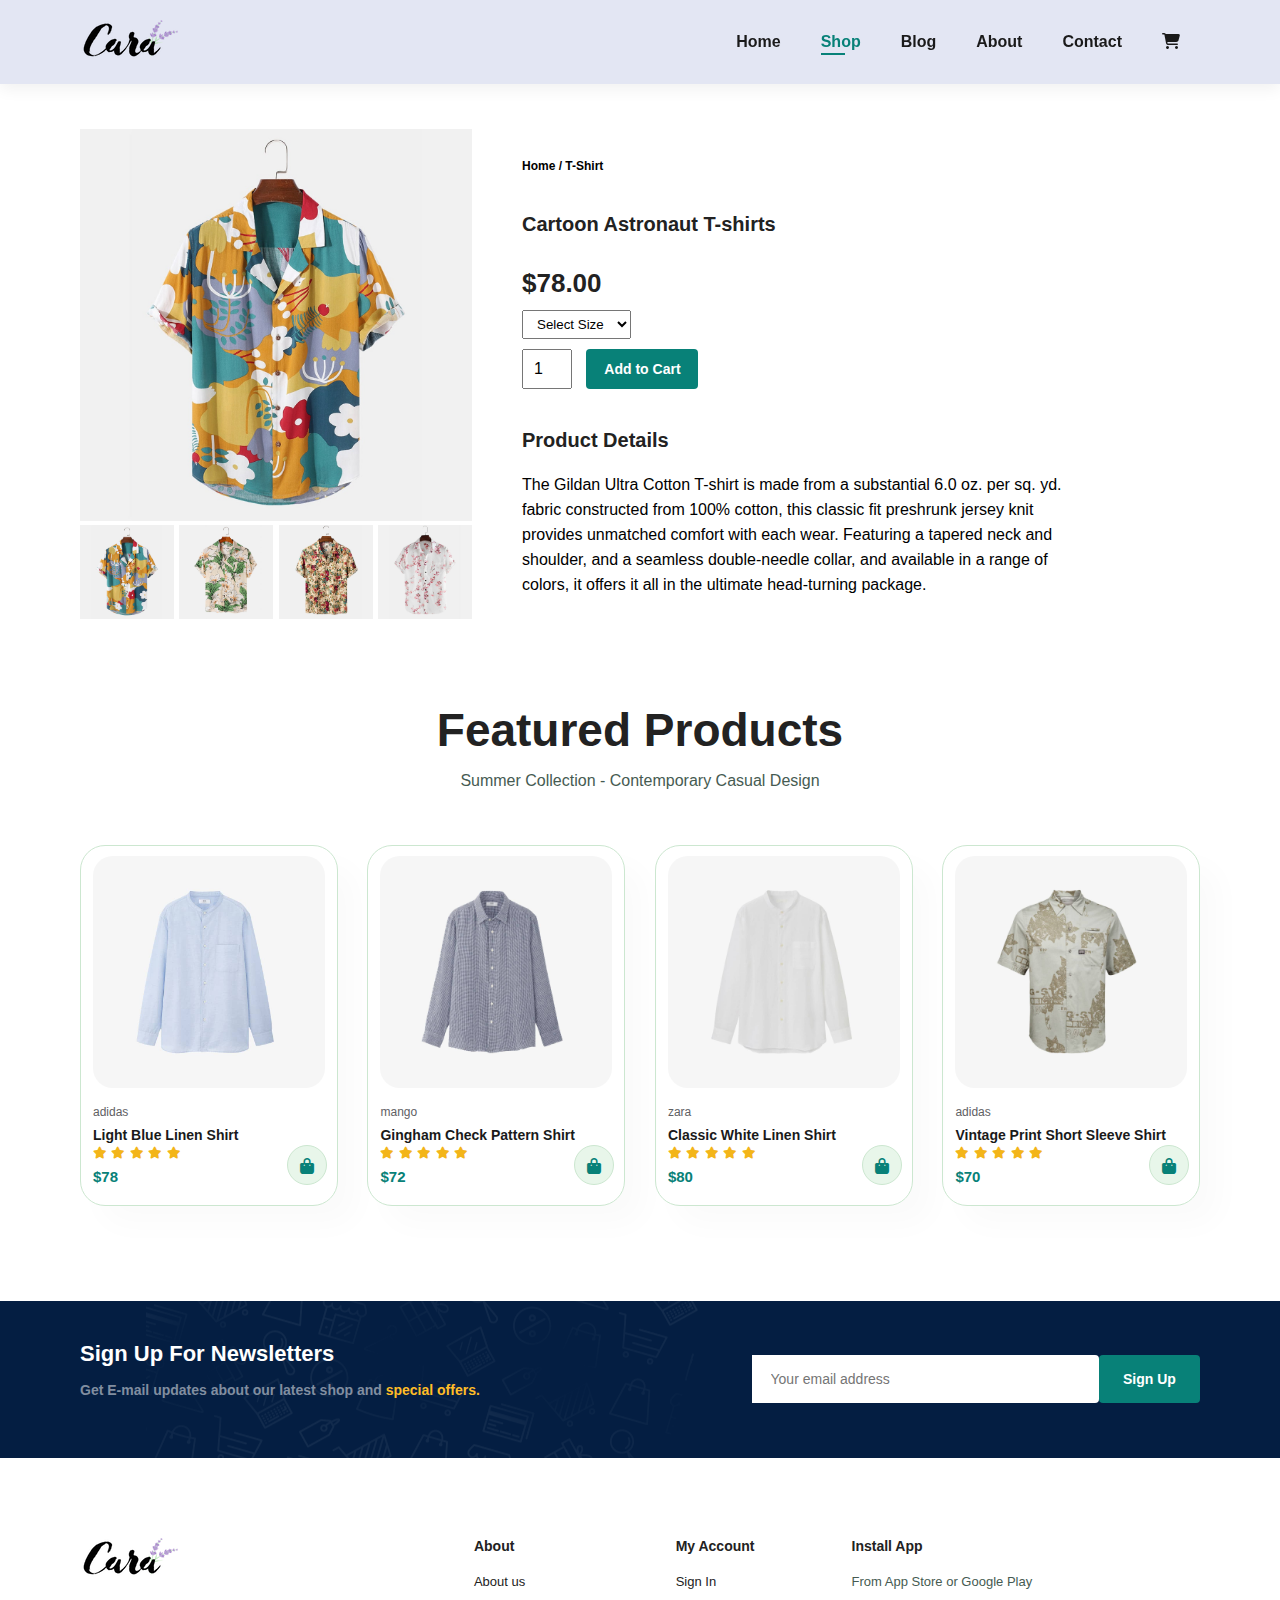
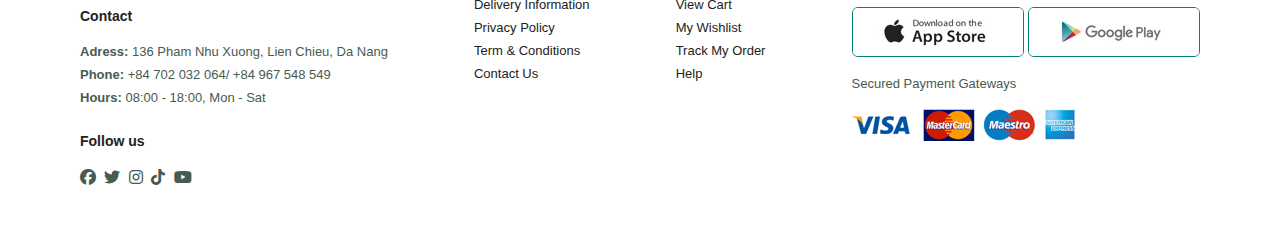
<file: sproduct.html>
<!DOCTYPE html>
<html lang="en">

<head>
    <meta charset="UTF-8">
    <meta http-equiv="X-UA-Compatible" content="IE=edge">
    <meta name="viewport" content="width=device-width, initial-scale=1.0">
    <title>FashionHub</title>
    <link rel="stylesheet" href="https://cdnjs.cloudflare.com/ajax/libs/font-awesome/6.6.0/css/all.min.css" />
    <link rel="stylesheet" href="./style.css">
</head>

<body>
    <section id="header">
        <a href="">
            <img src="img/logo.png" class="logo" alt="Image">
            </image>
        </a>
        <div>
            <ul id="navbar">
                <li><a href="index.html">Home</a></li>
                <li><a class="active" href="shop.html">Shop</a></li>
                <li><a href="blog.html">Blog</a></li>
                <li><a href="about.html">About</a></li>
                <li><a href="contact.html">Contact</a></li>
                <li id="lg-bag"><a href="cart.html"><i class="fa-solid fa-cart-shopping"></i></a></li>
                <a href="" id="close"><i class="fa-solid fa-xmark"></i></a>
            </ul>
        </div>
        <div id="mobile">
            <a href=""><i class="fa-solid fa-cart-shopping"></i></a>
            <i id="bar" class="fas fa-outdent"></i>
            </ul>
        </div>
    </section>

    <section id="prodetails" class="section-p1">
        <div class="single-pro-image">
            <img src="img/products/f1.jpg" width="100%" id="MainImg" alt="">
            <div class="small-img-group">
                <div class="small-img-col">
                    <img src="img/products/f1.jpg" width="100%" class="small-img" alt="">
                </div>
                <div class="small-img-col">
                    <img src="img/products/f2.jpg" width="100%" class="small-img" alt="">
                </div>
                <div class="small-img-col">
                    <img src="img/products/f3.jpg" width="100%" class="small-img" alt="">
                </div>
                <div class="small-img-col">
                    <img src="img/products/f4.jpg" width="100%" class="small-img" alt="">
                </div>
            </div>
        </div>
        <div class="single-pro-details">
            <h6>Home / T-Shirt</h6>
            <h4>Cartoon Astronaut T-shirts</h4>
            <h2>$78.00</h2>
            <select>
                <option>Select Size</option>
                <option>XL</option>
                <option>XXL</option>
                <option>Small</option>
                <option>Large</option>
            </select>
            <input type="number" value="1">
            <button>Add to Cart</button>
            <h4>Product Details</h4>
            <span>The Gildan Ultra Cotton T-shirt is made from a substantial 6.0 oz. per sq. yd. fabric constructed from
                100% cotton, this classic fit preshrunk jersey knit provides unmatched comfort with each wear. Featuring
                a tapered neck and shoulder, and a seamless double-needle collar, and available in a range of colors, it
                offers it all in the ultimate head-turning package.</span>
        </div>
    </section>

    <section id="product1" class="section-p1">
        <h2>Featured Products</h2>
        <p>Summer Collection - Contemporary Casual Design</p>
        <div class="pro-container">
            <div class="pro">
                <img src="img/products/n1.jpg" alt="">
                <div class="des">
                    <span>adidas</span>
                    <h5>Light Blue Linen Shirt</h5>
                    <div class="star">
                        <i class="fas fa-star"></i>
                        <i class="fas fa-star"></i>
                        <i class="fas fa-star"></i>
                        <i class="fas fa-star"></i>
                        <i class="fas fa-star"></i>
                    </div>
                    <h4>$78</h4>
                </div>
                <a href=""><i class="fa-solid fa-bag-shopping cart"></i></a>
            </div>

            <div class="pro">
                <img src="img/products/n2.jpg" alt="">
                <div class="des">
                    <span>mango</span>
                    <h5>Gingham Check Pattern Shirt</h5>
                    <div class="star">
                        <i class="fas fa-star"></i>
                        <i class="fas fa-star"></i>
                        <i class="fas fa-star"></i>
                        <i class="fas fa-star"></i>
                        <i class="fas fa-star"></i>
                    </div>
                    <h4>$72</h4>
                </div>
                <a href=""><i class="fa-solid fa-bag-shopping cart"></i></a>
            </div>

            <div class="pro">
                <img src="img/products/n3.jpg" alt="">
                <div class="des">
                    <span>zara</span>
                    <h5>Classic White Linen Shirt</h5>
                    <div class="star">
                        <i class="fas fa-star"></i>
                        <i class="fas fa-star"></i>
                        <i class="fas fa-star"></i>
                        <i class="fas fa-star"></i>
                        <i class="fas fa-star"></i>
                    </div>
                    <h4>$80</h4>
                </div>
                <a href=""><i class="fa-solid fa-bag-shopping cart"></i></a>
            </div>

            <div class="pro">
                <img src="img/products/n4.jpg" alt="">
                <div class="des">
                    <span>adidas</span>
                    <h5>Vintage Print Short Sleeve Shirt</h5>
                    <div class="star">
                        <i class="fas fa-star"></i>
                        <i class="fas fa-star"></i>
                        <i class="fas fa-star"></i>
                        <i class="fas fa-star"></i>
                        <i class="fas fa-star"></i>
                    </div>
                    <h4>$70</h4>
                </div>
                <a href=""><i class="fa-solid fa-bag-shopping cart"></i></a>
            </div>
        </div>
    </section>

    <section id="newsletter" class="section-p1 section-m1">
        <div class="newstext">
            <h4>Sign Up For Newsletters</h4>
            <p>Get E-mail updates about our latest shop and <span>special offers.</span></p>
        </div>
        <div class="form">
            <input type="text" placeholder="Your email address">
            <button class="normal">Sign Up</button>
        </div>
    </section>

    <footer class="section-p1">
        <div class="col">
            <img class="logo" src="img/logo.png" alt="">
            <h4>Contact</h4>
            <p><strong>Adress:</strong> 136 Pham Nhu Xuong, Lien Chieu, Da Nang</p>
            <p><strong>Phone:</strong> +84 702 032 064/ +84 967 548 549 </p>
            <p><strong>Hours:</strong> 08:00 - 18:00, Mon - Sat</p>
            <div class="follow">
                <h4>Follow us</h4>
                <div class="icon">
                    <i class="fa-brands fa-facebook"></i>
                    <i class="fa-brands fa-twitter"></i>
                    <i class="fa-brands fa-instagram"></i>
                    <i class="fa-brands fa-tiktok"></i>
                    <i class="fa-brands fa-youtube"></i>
                </div>
            </div>
        </div>
        <div class="col">
            <h4>About</h4>
            <a href="">About us</a>
            <a href="">Delivery Information</a>
            <a href="">Privacy Policy</a>
            <a href="">Term & Conditions</a>
            <a href="">Contact Us</a>
        </div>
        <div class="col">
            <h4>My Account</h4>
            <a href="">Sign In</a>
            <a href="">View Cart</a>
            <a href="">My Wishlist</a>
            <a href="">Track My Order</a>
            <a href="">Help</a>
        </div>
        <div class="col install">
            <h4>Install App</h4>
            <p>From App Store or Google Play</p>
            <div class="row">
                <img src="img/pay/app.jpg" alt="">
                <img src="img/pay/play.jpg" alt="">
            </div>
            <p>Secured Payment Gateways</p>
            <img src="img/pay/pay.png" alt="">
        </div>

    </footer>

    <script>
        var MainImg = document.getElementById("MainImg");
        var smalling = document.getElementsByClassName("small-img");
        smalling[0].onclick = function () {
            MainImg.src = smalling[0].src;
        }
        smalling[1].onclick = function () {
            MainImg.src = smalling[1].src;
        }
        smalling[2].onclick = function () {
            MainImg.src = smalling[2].src;
        }
        smalling[3].onclick = function () {
            MainImg.src = smalling[3].src;
        }
    </script>

    <script src="script.js"></script>
</body>

</html>
</file>
<file: style.css>
* {
  margin: 0;
  padding: 0;
  box-sizing: border-box;
  font-family: "Spartan", sans-serif;
}

html {
  scroll-behavior: smooth;
}


h1 {
  font-size: 50px;
  line-height: 64px;
  color: #222;
}

h2 {
  font-size: 46px;
  line-height: 54px;
  color: #222;
}

h4 {
  font-size: 20px;
  color: #222;
}

h6 {
  font-weight: 700;
  font-size: 12px;
}

p {
  font-size: 16px;
  color: #465b52;
  margin: 15px 0 20px 0;
}

.section-p1 {
  padding: 40px 80px;
}

.section-m1 {
  margin: 40px 0;
}

button.normal{
  width: 11%;
  height: 40px;
  margin: 0 auto;
  font-size:14px;
  font-weight:600;
  color: #000;
  background-color: #fff;
  border-radius: 4px;
  cursor: pointer;
  border: none;
  outline: none;
  transition: 0.2s ;
}
button.white{
  font-size:13px;
  font-weight:600;
  padding: 11px 18px;
  color: #fff;
  background-color: transparent;
  cursor: pointer;
  border: 1px solid #fff;
  outline: none;
  transition: 0.2s;
}

body {
  width: 100%;
}
/* Header */
#header{
  display: flex;
  align-items: center;
  justify-content: space-between;
  padding: 20px 80px;
  background: #E3E6F3;
  box-shadow: 0 5px 15px rgba(0, 0, 0, 0.06);
  z-index: 999;
  position: sticky;
  top: 0;
  left: 0;
}
#navbar{
  display: flex;
  align-items: center;
  justify-content: center;
}
#navbar li{
  list-style: none;
  padding: 0 20px;
  position: relative;
}
#navbar li a{
  text-decoration: none;
  font-size: 16px;
  font-weight: 600;
  color: #1a1a1a;
  transition: 0.3s ease ;
}
#navbar li a:hover,
#navbar li a.active{
  color: #088178;
}
#navbar li a.active::after{
  content: "";
  width: 30%;
  height: 2px;
  background: #088178;
  position: absolute;
  bottom: -4px;
  left: 20px;
}

#mobile{
  display: none;
  justify-content: center;
}

/* Hero */
#hero{
  background-image: url("img/hero4.png");
  height: 90vh;
  width: 100%;
  background-position: top 25% right 0;
  background-size: cover;
  padding: 0 80px;
  display: flex;
  flex-direction: column;
  align-items: flex-start;
  justify-content: center;
}
#hero h4{
  padding-bottom: 15px;
}
#hero h1{
  color: #088178;
}
#hero button{
  background-image: url("img/button.png");
  background-color:  transparent;
  color: #088178;border: 0;
  padding: 14px 80px 14px 65px ;
  background-repeat: no-repeat;
  cursor: pointer;
  font-weight: 700;
  font-size: 15px;
}

/* feature */
#feature{
  display: flex;
  align-items: center;
  justify-content: space-between;
  flex-wrap: wrap;
}
#feature .fe-box{
  width: 165px;
  text-align: center;
  padding: 25px 15px;
  box-shadow: 20px 20px 34px rgba(0, 0, 0, 0.03);
  border: 1px solid #cce7d0;
  border-radius: 4px;
  margin: 15px 0;
}
#feature .fe-box:hover{
  box-shadow: 10px 10px 54px rgba(70, 62, 221, 0.1);  
}
#feature .fe-box img{
  width: 100%;
  margin-bottom: 10px;
}
#feature .fe-box h6{
  display: inline-block;
  padding: 9px 8px 6px 8px;
  line-height: 1;
  border-radius: 4px;
  color: #088178;
  background-color: #fddde4;
}
#feature .fe-box:nth-child(2) h6{
  background-color: #cdebbc;
}
#feature .fe-box:nth-child(3) h6{
  background-color: #d1e8f2;
}
#feature .fe-box:nth-child(4) h6{
  background-color: #cdd4f8;
}
#feature .fe-box:nth-child(5) h6{
  background-color: #f6dbf6;
}
#feature .fe-box:nth-child(6) h6{
  background-color: #fff2e5;
}

/* product */
#product1{
  text-align: center;
}
#product1 .pro-container{
  display: flex;
  justify-content: space-between;
  padding-top: 20px;
  flex-wrap: wrap;
}
#product1 .pro{
  width: 23%;
  min-width: 250px;
  padding: 10px 12px;
  border: 1px solid #cce7d0;
  border-radius: 25px;
  cursor: pointer;
  box-shadow: 20px 20px 30px rgba(0, 0, 0, 0.02);
  margin: 15px 0;
  position: relative;
}
#product1 .pro :hover{
  box-shadow: 20px 20px 30px rgba(0, 0, 0, 0.06);
}
#product1 .pro img{
  width: 100%;
  border-radius: 20px;
}
#product1 .pro .des{
  text-align: start;
  padding: 10px 0;
}
#product1 .pro .des span{
  color: #606063;
  font-size: 12px;
}
#product1 .pro .des h5{
  padding-top: 7px;
  color: #1a1a1a;
  font-size: 14px;
}
#product1 .pro .des i{
  font-size: 12px;
  color: rgb(243, 181, 25);
}
#product1 .pro .des h4{
  padding-top: 7px;
  font-size: 15px;
  font-weight: 700;
  color: #088178;
}
#product1 .pro .cart {
  width: 40px;
  height: 40px;
  line-height: 40px;
  border-radius: 50px;
  background-color: #e8f6ea;
  font-weight: 501;
  color: #088178;
  border: 1px solid #cce7d0;
  position: absolute;
  bottom: 20px;
  right: 10px;
}

/* banner */
#banner{
  display: flex;
  flex-direction: column;
  justify-content: center;
  text-align: center;
  background-image: url("img/banner/b2.jpg");
  width: 100%;
  height: 40vh;
  background-position: center;
}
#banner h4{
  color: #fff;
  font-size: 16px;
}
#banner h2{
  color: #fff;
  font-size: 30px;
  padding: 10px 0;
}
#banner h2 span{
  color: #ef3636;
}
#banner button:hover{
  background: #088178;
  color: #fff;
}

#sm-banner{
  display: flex;
  justify-content: space-between;
  flex-wrap: wrap;
}
#sm-banner .banner-box{
  display: flex;
  flex-direction: column;
  justify-content: center;
  align-items: flex-start;
  background-image: url("img/banner/b17.jpg");
  min-width: 540px;
  height: 50vh;
  background-size: cover;
  background-position: center;
  padding: 30px;
}

#sm-banner .banner-box2{
  background-image: url("img/banner/b10.jpg");
}

#sm-banner h4{
  color:#fff;
  font-size: 20px;
  font-weight: 300;
}
#sm-banner h2{
  color:#fff;
  font-size: 28px;
  font-weight: 800;
}
#sm-banner span{
  color:#fff;
  font-size: 14px;
  font-weight: 500;
  padding-bottom: 15px;
}

#sm-banner .banner-box:hover button{
  background: #088178;
  border: 1px solid #088178;
}

#banner3{
  display: flex;
  justify-content: space-between;
  flex-wrap: wrap;
  padding: 0 80px;
}
  
#banner3 .banner-box{
  display: flex;
  flex-direction: column;
  justify-content: center;
  align-items: flex-start;
  background-image: url("img/banner/b7.jpg");
  min-width: 32%;
  height: 30vh;
  background-size: cover;
  background-position: center;
  padding: 30px;
  margin-bottom: 20px;
}
#banner3 .banner-box2{
  background-image: url("img/banner/b4.jpg");
}

#banner3 .banner-box3{
  background-image: url("img/banner/b18.jpg");
}

#banner3 h2{
  color: #fff;
  font-weight: 900;
  font-size: 15px;
}

#banner3 h3{
  color: #ec544e;
  font-weight: 800;
  font-size: 15px;
}

#newsletter{
  display: flex;
  justify-content: space-between;
  flex-wrap: wrap;
  align-items: center;
  background-image: url("img/banner/b14.png");
  background-repeat: no-repeat;
  background-position: 20% 30%;
  background-color: #041e42;
}

#newsletter h4{
  font-size: 22px;
  font-weight: 700;
  color: #fff;
}
#newsletter p{
  font-size: 14px;
  font-weight: 600;
  color: #818ea0;
}

#newsletter p span{
  color: #ffbd27;
}

#newsletter .form{
  display: flex;
  width: 40%;
}

#newsletter input{
  height: 3rem;
  padding: 0 1.25em;
  font-size: 14px;
  width: 100%;
  border: 1px solid transparent;
  border-radius: 4px;
  outline: none;
  border-top-left-radius: 0;
  border-bottom-left-radius: 0;

}
#newsletter button{
  background-color: #088178;
  color: #fff;
  white-space: nowrap;
  width: 30%;
  height: auto;
}
/* footer */
footer{
  display: flex;
  justify-content: space-between;
  flex-wrap: wrap;
}

footer .col{
  display: flex;
  flex-direction: column;
  align-items: flex-start;
  margin-bottom: 20px;
}

footer .logo{
  margin-bottom: 30px;
}

footer h4{
  font-size: 14px;
  padding-bottom: 20px;
}

footer p{
  font-size: 13px;
  margin: 0 0 8px 0;
}

footer a{
  font-size: 13px;
  text-decoration: none;
  color: #222;
  margin: 0 0 8px 0;
}

footer .follow{
  margin-top: 20px;
}

footer .follow i{
  color: #465b52;
  padding-right: 4px;
  cursor: pointer;
}

footer .install .row img{
  border: 1px solid #088178;
  border-radius: 6px;
}

footer .install img{
  margin: 10px 0 15px 0;
}

footer .follow i:hover,
footer a:hover{
  color: #088178;
}

#close{
  display: none;
}

@media (max-width:799px){
  #navbar{
    display: flex;
    flex-direction: column;
    align-items: flex-start;
    justify-content: flex-start;
    position: fixed;
    top: 0;
    right: -300px;
    height: 100vh;
    width: 300px;
    background-color: #E3E6F3;
    box-shadow: 0 40px 60px rgba(0, 0, 0, 0.1);
    padding: 80px 0 0 10px;
    transition: 0.3s;
  }
  #navbar.active{
    right: 0px;
  }
  
  #navbar li{
    margin-bottom: 25px;
  }

  #mobile{
    display: flex;
    justify-content: center;
  }
  
  #mobile i{
    color: #1a1a1a;
    font-size: 24px;
    padding-left: 20px;
  }

  #close{
    display: initial;
    position: absolute;
    top: 30px;
    left: 30px;
    color: #222;
    font-size: 24px;
  }

  #lg-bag{
    display: none;
  }

  #hero {
    height: 70vh;
    padding: 0 80px;
    background-position: top 30% right 30%;
  }
  #feature{
    justify-content: center;
  }

  #blog {
    padding: 100px 20px 0 20px;
}

  #blog .blog-box {
    display: flex;
    flex-direction: column;
    align-items: flex-start;
}

  #blog .blog-img{
    width: 100%;
    margin-right: 0px;
    margin-bottom: 30px;
  }
  
}

/* Shop Page */
#page-header{
  background-image: url("img/banner/b1.jpg");
  width: 100%;
  height: 40vh;
  background-size: cover;
  display: flex;
  justify-content: center;
  text-align: center;
  flex-direction: column;
  padding: 14px;
}
  
#page-header h2,
#page-header p{
  color: #fff;
}

#pagination{
  text-align: center;
}
#pagination a{
  text-decoration: none;
  background-color: #088178;
  padding: 15px 20px;
  border-radius: 4px;
  color: #fff;
  font-weight: 600;
}

#pagination a i{
   font-size: 16px;
   font-weight: 600;
}

#prodetails{
  display: flex;
  margin-top: 5px;
}

#prodetails .single-pro-image{
  width: 35%;
  margin-right: 50px;
}

.small-img-group{
  display: flex;
  justify-content: space-between;
}

.small-img-col{
  flex-basis: 24%;
  cursor: pointer;
}

#prodetails .single-pro-details{
  width: 50%;
  padding-top: 30px;
}

#prodetails .single-pro-details h4{
  padding: 40px 0 20px 0;
}

#prodetails .single-pro-details h2{
  font-size: 26px;
}

#prodetails .single-pro-details select{
  display: block;
  padding: 5px 10px;
  margin-bottom: 10px;
}

#prodetails .single-pro-details input{
  width: 50px;
  height: 40px;
  padding-left: 10px;
  font-size: 16px;
  margin-right: 10px;
}

#prodetails .single-pro-details input:focus{
  outline: none;
}

#prodetails .single-pro-details button{
  background: #088178;
  color: #fff;
  width: 20%;
  height: 40px;
  margin: 0 auto;
  font-size:14px;
  font-weight:600;
  border-radius: 4px;
  cursor: pointer;
  border: none;
  outline: none;
  transition: 0.2s ;
}

#prodetails .single-pro-details span{
  line-height: 25px;
}

/* Blog Page */
#page-header.blog-header{
  background-image: url("img/banner/b19.jpg");
}

#blog{
  padding: 150px 150px 0 150px;

}

#blog .blog-box{
  display: flex;
  align-items: center;
  width: 100%;
  position: relative;
  padding-bottom: 90px;
}

#blog .blog-img{
  width: 50%;
  margin-right: 40px;
}

#blog img{
  width: 100%;
  height: 300px;
  object-fit: cover;
}

#blog .blog-details{
  width: 50%;
}

#blog .blog-details a{
  text-decoration: none;
  font-size: 11px;
  color: #000;
  font-weight: 700;
  position: relative;
  transition: 0.3s;
}

#blog .blog-details a::after{
content: "";
width: 50px;
height: 1px;
background-color: #000;
position: absolute;
top: 4px;
right: -60px;
}

#blog .blog-details a:hover{
  color: #088178;
}

#blog .blog-details a:hover::after{
  background-color: #088178; 
}

#blog .blog-box h1{
  position: absolute;
  top: -40px;
  left: 0;
  font-size: 70px;
  font-weight: 700;
  color: #c9cbce;
  z-index: -9;
}

/* About Page */
#page-header.about-header{
  background-image: url("img/about/banner.png");
}

#about-head{
  display: flex;
  align-items: center;
}

#about-head img{
  width: 50%;
  height: auto;
}

#about-head div{
  padding-left: 40px;
}

#about-app{
  text-align: center;
}

#about-app .video{
  width: 70%;
  height: 100%;
  margin: 30px auto 0 auto;
}

#about-app .video video{
  width: 100%;
  height: 100%;
  border-radius: 20px;
}

/* contact page */
#contact-details{
  display: flex;
  align-items: center;
  justify-content: space-between;
}

#contact-details .details{
  width: 40%;
}

#contact-details .details span,
#form-details form span{
  font-size: 12px;
}

#contact-details .details h2,
#form-details form h2{
  font-size: 26px;
  line-height: 35px;
  padding: 20px 0;
}

#contact-details .details h3{
  font-size: 16px;
  padding-bottom: 15px;
}

#contact-details .details li{
  list-style: none;
  display: flex;
  padding: 10px 0;
}

#contact-details .details li i{
  font-size: 14px;
  padding-right: 22px;
}

#contact-details .details li p{
  margin: 0;
  font-size: 14px;
}

#contact-details .map{
  width: 55%;
  height: 400px;
}
#contact-details .map iframe{
  width: 100%;
  height: 100%;
}

#form-details{
  display: flex;
  justify-content: space-between;
  margin: 30px;
  padding: 80px;
  border: 1px solid #e1e1e1;
}

#form-details form{
  width: 65%;
  display: flex;
  flex-direction: column;
  align-items: flex-start;
}

#form-details form input,
#form-details form textarea{
  width: 100%;
  padding: 12px 15px;
  outline: none;
  margin-bottom: 20px;
  border: 1px solid #e1e1e1;
}
#form-details button{
  background: #088178;
  color: #fff;
  width: 10%;
  height: 35px;
  font-size:14px;
  font-weight:600;
  border-radius: 4px;
  cursor: pointer;
  border: none;
  outline: none;
}

#form-details .people div{
  padding-bottom: 25px;
  display: flex;
  align-items: flex-start;
}

#form-details .people div img{
  width: 65px;
  height: 65px;
  object-fit: cover;
  margin-right: 15px;
}

#form-details .people div p{
  margin: 0;
  font-size: 13px;
  line-height: 25px;
}

#form-details .people div p span{
  display: block;
  font-size: 16px;
  font-weight: 600;
  color: #000;
}

/* cart page */
#cart table{
  width: 100%;
  border-collapse: collapse;
  table-layout: fixed;
  white-space: nowrap;
}

#cart table img{
  width: 70px;
}

#cart table td:nth-child(1){
  width: 100px;
  text-align: center;
}
#cart table td:nth-child(2){
  width: 150px;
  text-align: center;
}
#cart table td:nth-child(3){
  width: 200px;
  text-align: center;
}
#cart table td:nth-child(4),
#cart table td:nth-child(5),
#cart table td:nth-child(6){
  width: 150px;
  text-align: center;
}

#cart table td:nth-child(5) input{
  width: 70px;
  padding: 10px 5px 10px 15px;
}

#cart table thead{
  border: 1px solid #e2e9e1;
  border-left: none;
  border-right: none;
}

#cart table thead td{
  font-weight: 700;
  text-transform: uppercase;
  font-size: 13px;
  padding: 18px 0;
}

#cart table tbody tr td{
  padding-top: 15px;
}

#cart table tbody td{
  font-size: 13px;
}

#cart-add{
  display: flex;
  flex-wrap: wrap;
  justify-content: space-between;
}

#coupon{
  width: 50%;
  margin-bottom: 30px;
}
#coupon h3,
.subtotal h3{
  padding-bottom: 15px;
}
#coupon input{
  padding: 10px 20px;
  outline: none;
  width: 60%;
  margin-right: 10px;
  border: 1px solid #e2e9e1;
}
#coupon button,
.subtotal button{
  background: #088178;
  color: #fff;
  width: auto;
  padding: 10px;
  height: 35px;
  font-size:14px;
  font-weight:600;
  border-radius: 4px;
  cursor: pointer;
  border: none;
  outline: none;
}

.subtotal{
  width: 50%;
  margin-bottom: 30px;
  border: 1px solid #e2e9e1;
  padding: 30px;
}

.subtotal table{
  border-collapse: collapse;
  width: 100%;
  margin-bottom: 20px;
}

.subtotal table td{
  width: 50%;
  border: 1px solid #e2e9e1;
  padding: 10px;
  font-size: 13px;
}
</file>
